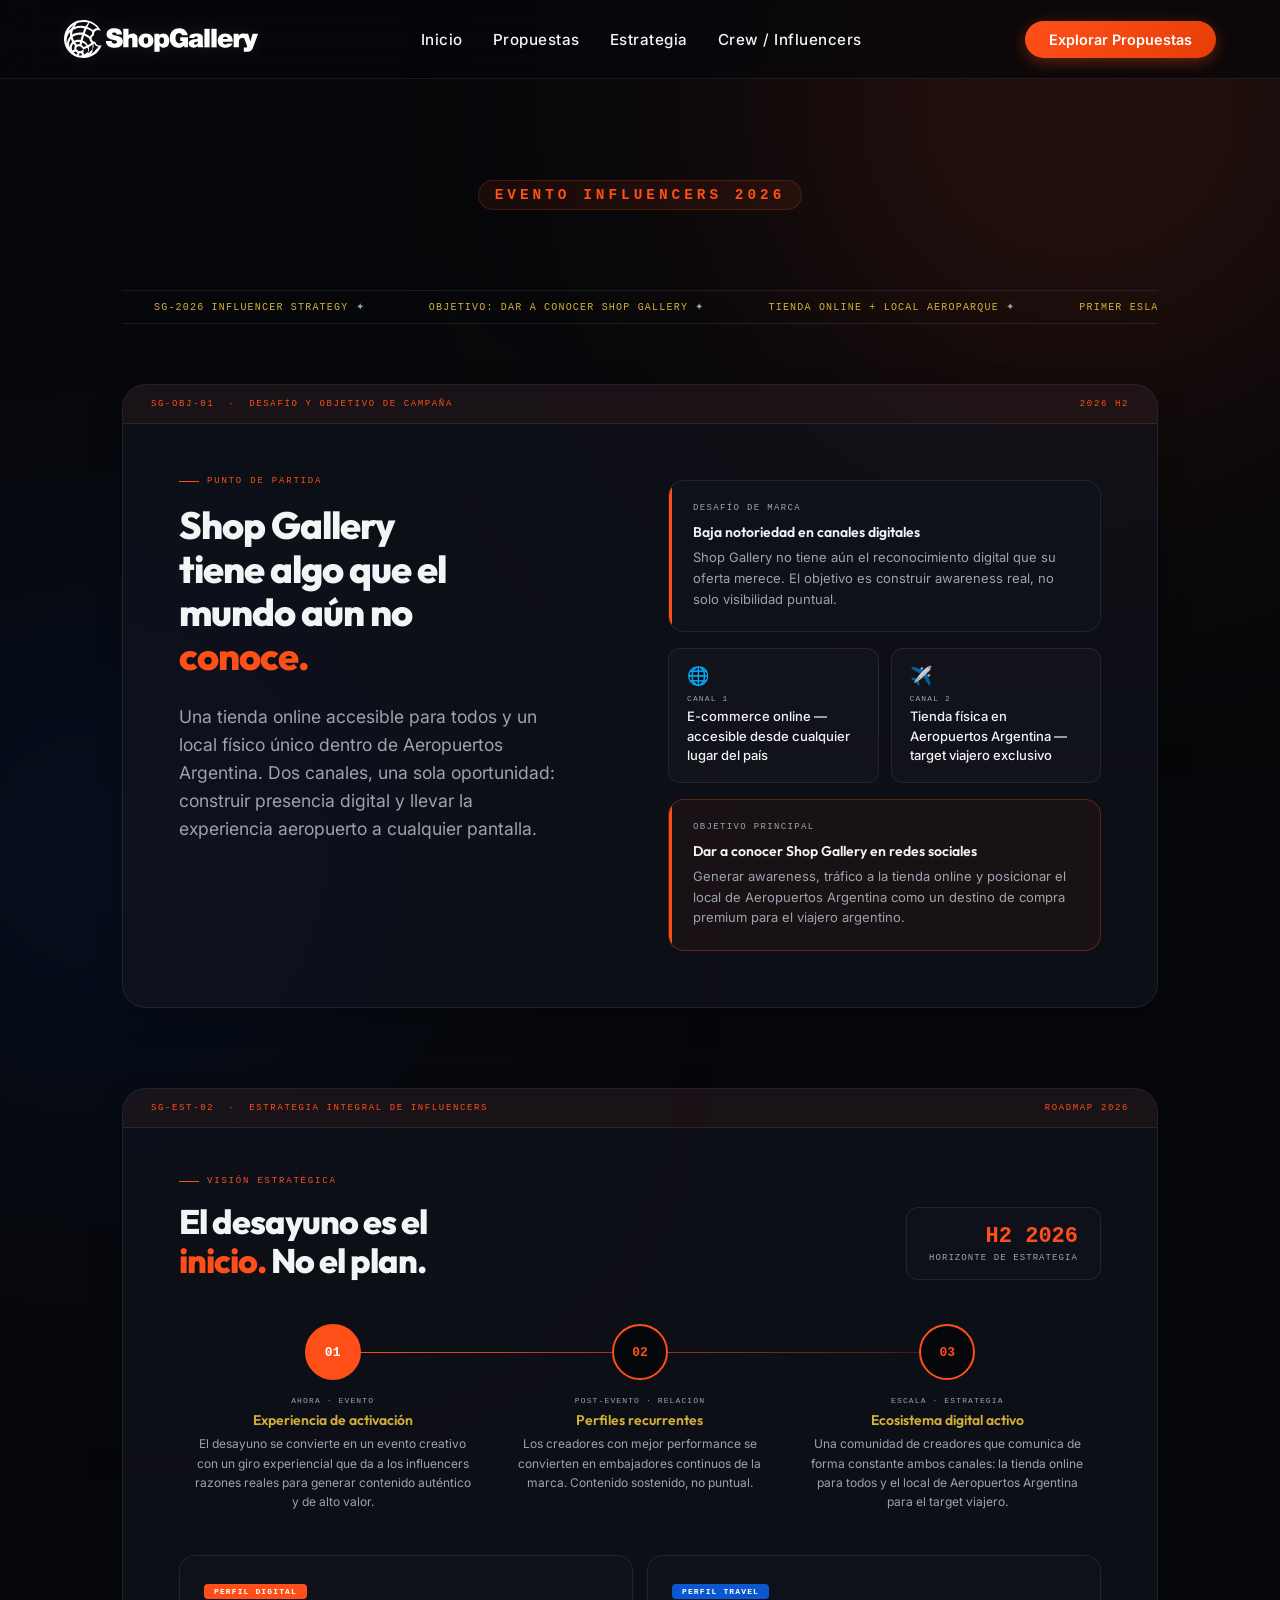
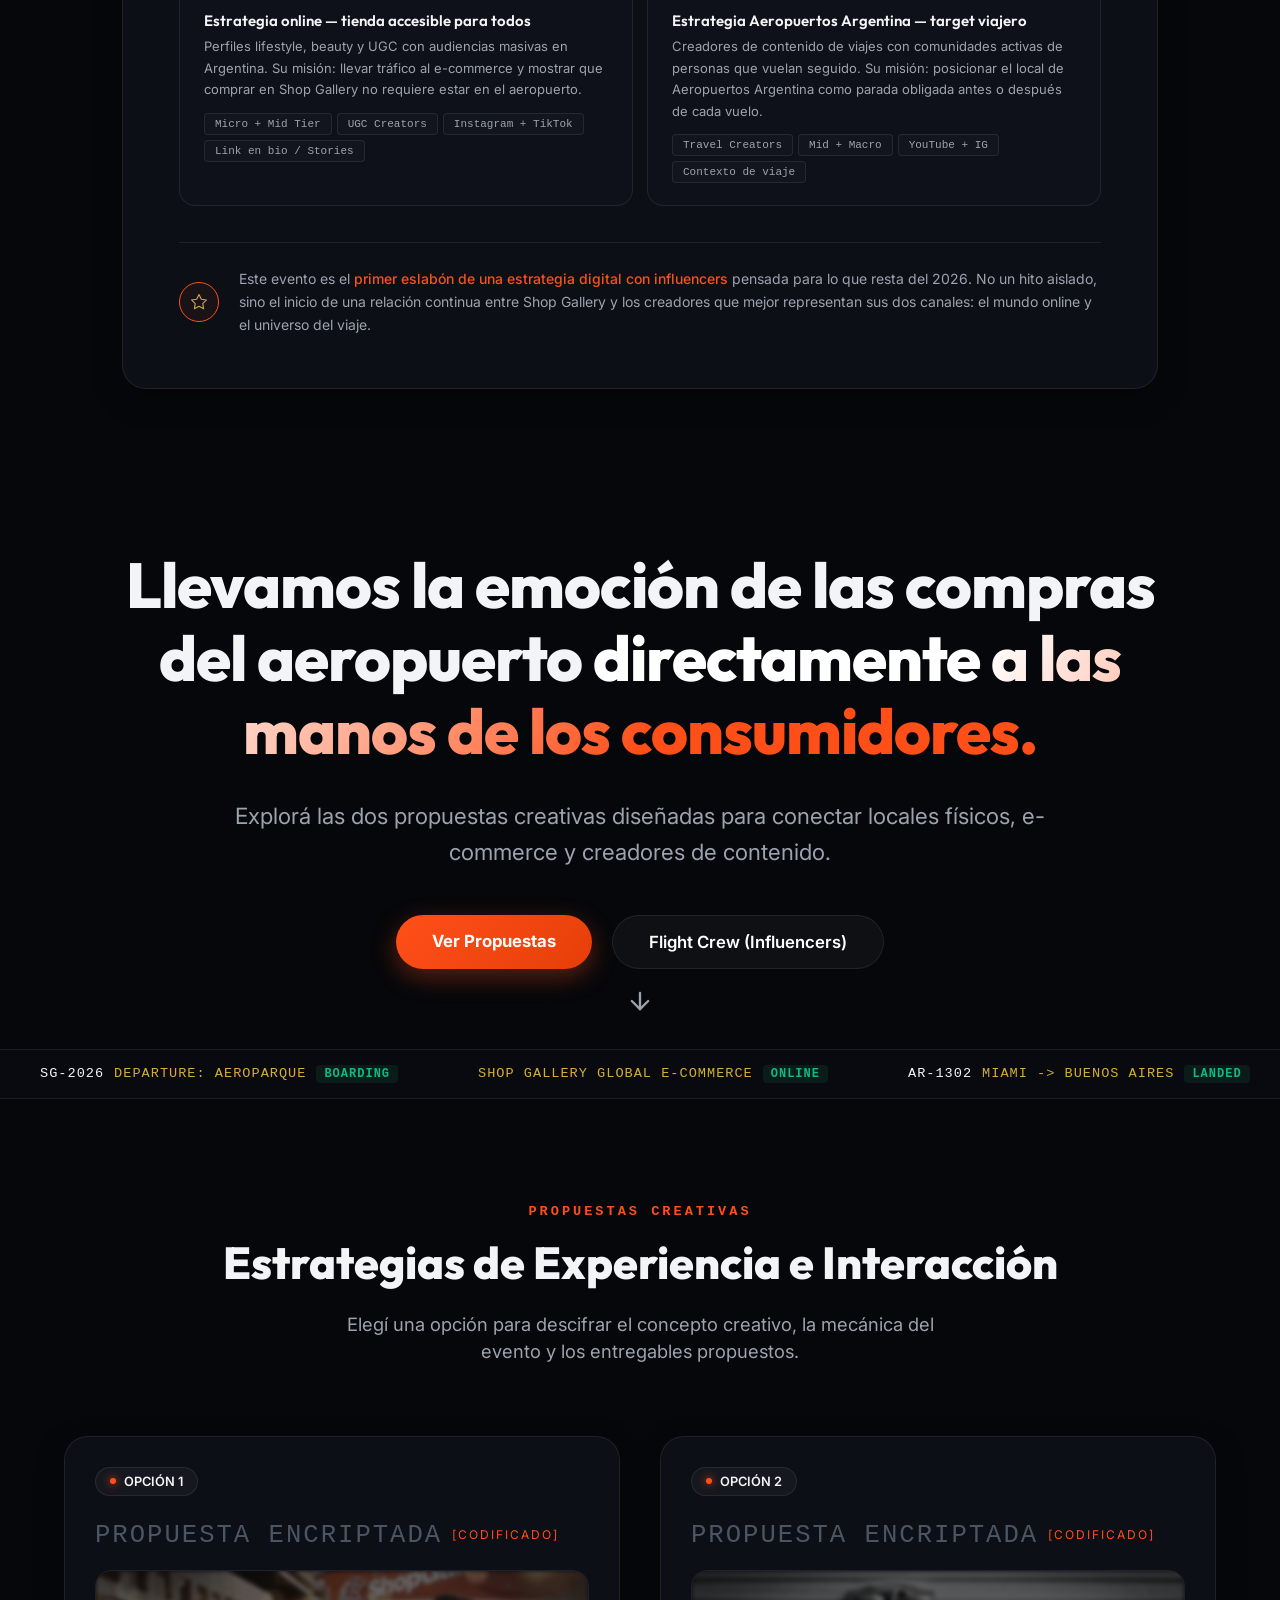
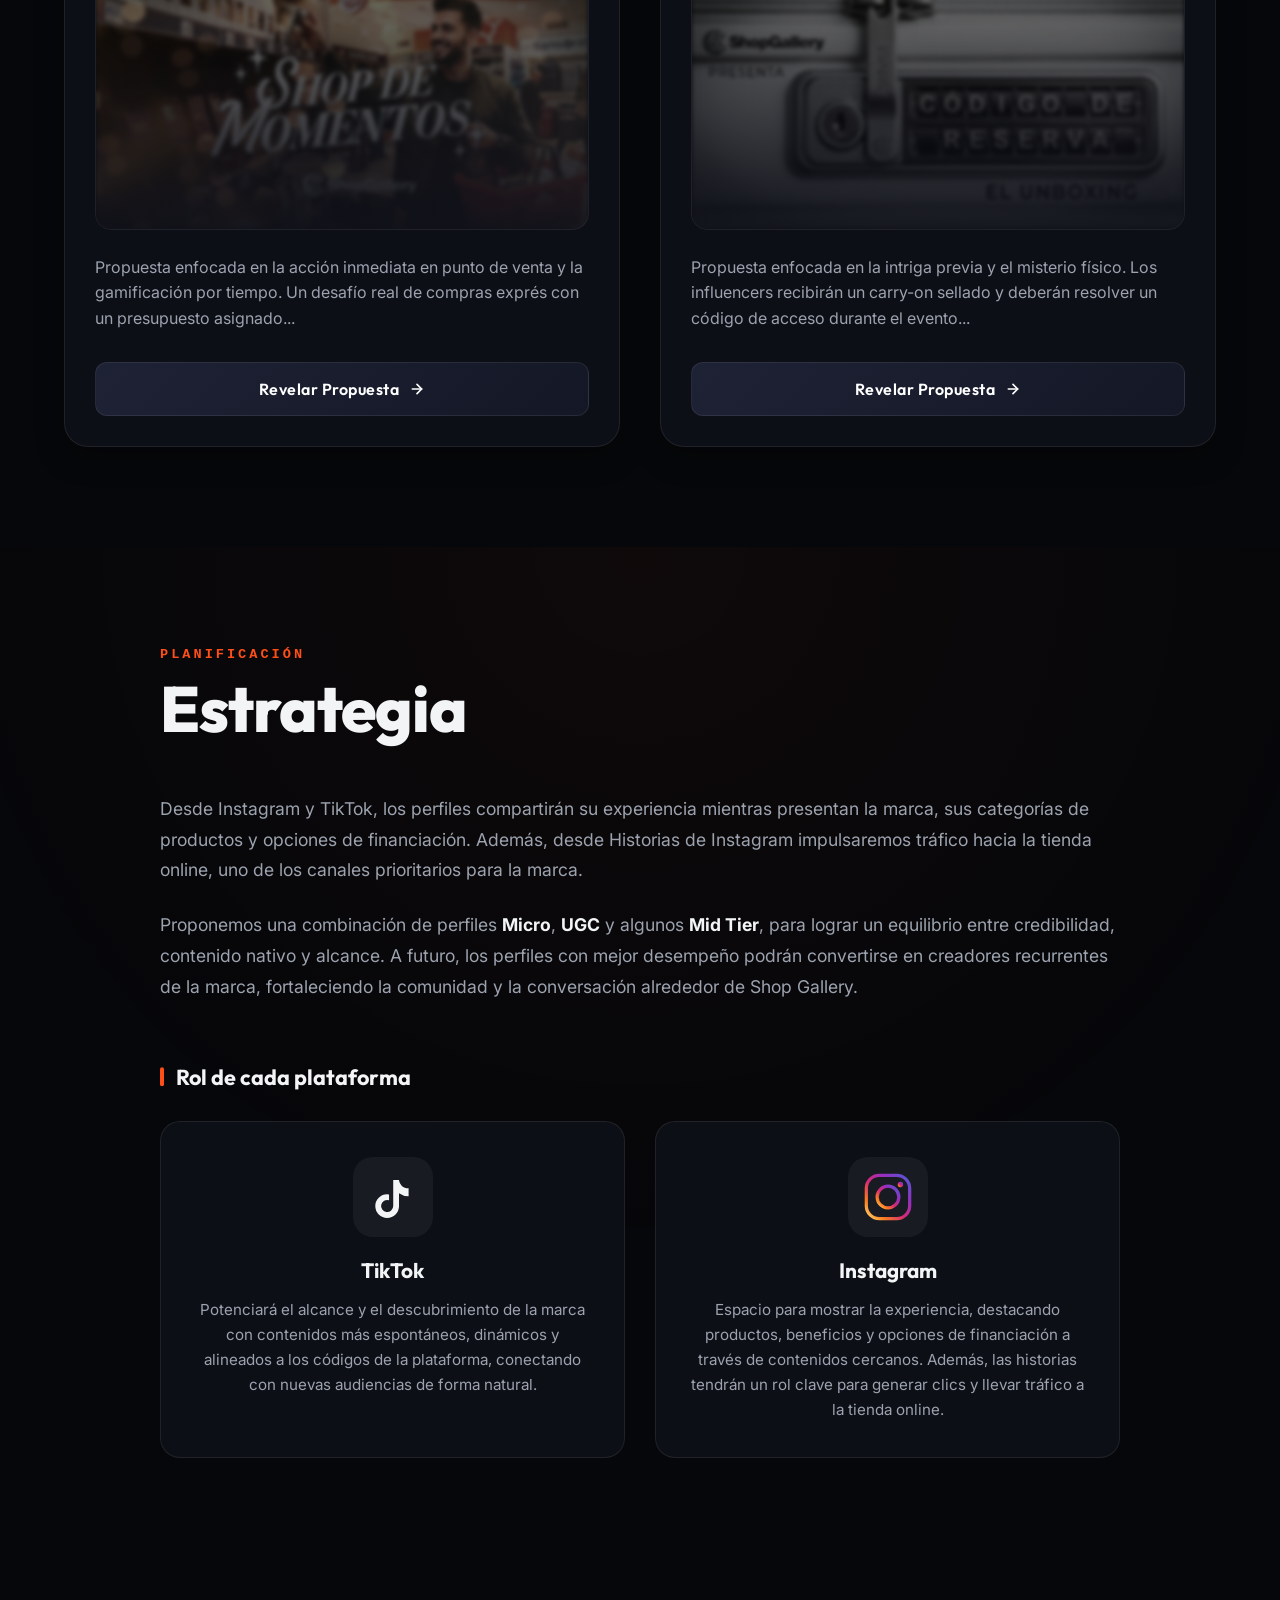
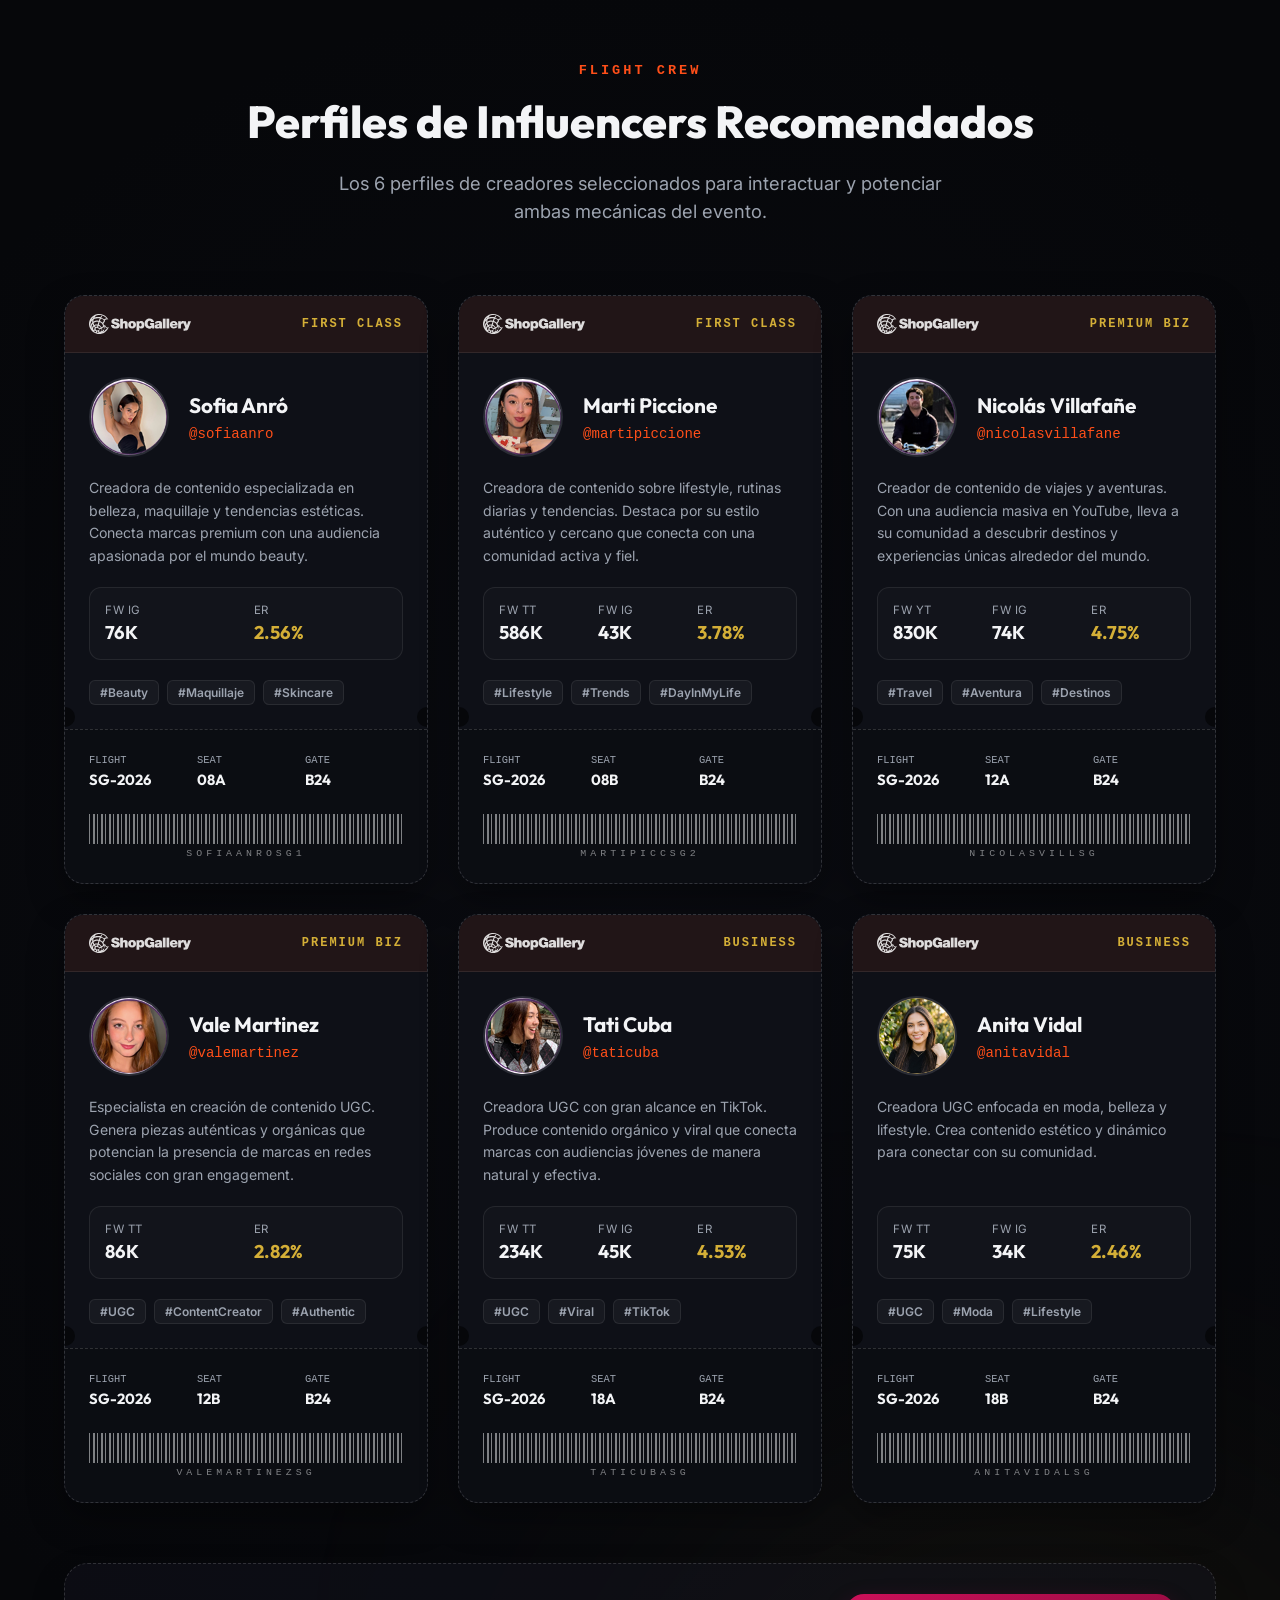
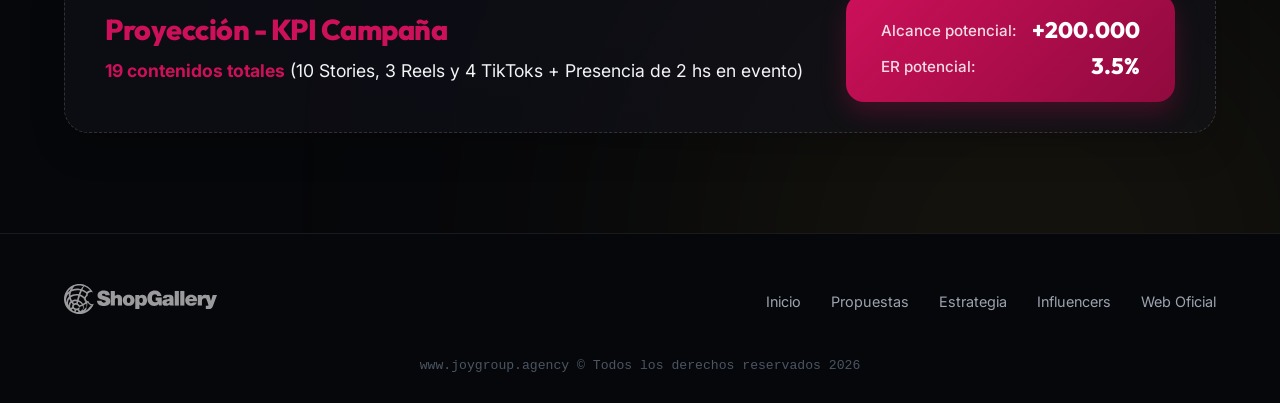
<file: Portfolio/Proyectos/ShopGallery/index.html>
<!DOCTYPE html>
<html lang="es">

<head>
    <meta charset="UTF-8">
    <meta name="viewport" content="width=device-width, initial-scale=1.0">
    <title>Shop Gallery - Propuestas Creativas e Influencer Event</title>

    <!-- Meta tags SEO -->
    <meta name="description"
        content="Explorá las dos propuestas creativas de Shop Gallery para conectar locales físicos, e-commerce y creadores de contenido directamente con los consumidores.">
    <meta name="keywords"
        content="Shop Gallery, Evento Influencers, Propuestas Creativas, Aeropuerto, E-commerce, Retail Luxury">

    <!-- Open Graph Metadata -->
    <meta property="og:title" content="Shop Gallery - Propuestas Creativas e Influencer Event">
    <meta property="og:description"
        content="Llevamos la emoción de las compras del aeropuerto directamente a las manos de los consumidores. Explorá las propuestas.">
    <meta property="og:image" content="assets/shop_moments.png">
    <meta property="og:type" content="website">

    <!-- Styles and Fonts -->
    <link rel="stylesheet" href="style.css">

    <!-- Favicon -->
    <link rel="shortcut icon"
        href="https://ssl.gstatic.com/images/branding/productlogos/slides_2026/v2/ico/slides_2026_256dp.ico">
</head>

<body>

    <!-- Glowing Background blobs -->
    <div class="bg-glow-container">
        <div class="bg-glow glow-orange"></div>
        <div class="bg-glow glow-blue"></div>
        <div class="bg-glow glow-gold"></div>
    </div>

    <!-- Header Navigation -->
    <header id="main-header">
        <div class="logo-container">
            <a href="#">
                <img src="assets/sg-logo.svg" alt="Shop Gallery Logo Oficial">
            </a>
        </div>
        <nav>
            <ul>
                <li><a href="#hero">Inicio</a></li>
                <li><a href="#propuestas">Propuestas</a></li>
                <li><a href="#estrategia">Estrategia</a></li>
                <li><a href="#influencers">Crew / Influencers</a></li>
            </ul>
        </nav>
        <a href="#propuestas" class="cta-header">Explorar Propuestas</a>
    </header>

    <!-- Hero Section -->
    <section class="hero" id="hero">
        <div class="hero-tag">EVENTO INFLUENCERS 2026</div>
    <!-- Styles for Slides (Integrated with Theme) -->
    <style>
      .slides-wrapper *, .slides-wrapper *::before, .slides-wrapper *::after { box-sizing: border-box; }

      .slides-wrapper { 
        background: transparent; 
        color: var(--text-main); 
        font-family: var(--font-body); 
        max-width: 1100px; 
        margin: 0 auto; 
        padding: 60px 32px 80px; 
        text-align: left; 
        width: 100%;
      }

      /* --- TICKER --- */
      .slides-wrapper .ticker-wrap { border-top: 1px solid var(--border-glass); border-bottom: 1px solid var(--border-glass); padding: 10px 0; overflow: hidden; margin-bottom: 60px; }
      .slides-wrapper .ticker-track { display: flex; gap: 0; white-space: nowrap; animation: ticker-slides 22s linear infinite; }
      .slides-wrapper .ticker-item { font-family: var(--font-mono); font-size: 10px; letter-spacing: 0.12em; color: var(--luxury-gold); padding: 0 32px; }
      .slides-wrapper .ticker-sep { color: var(--text-muted); }
      @keyframes ticker-slides { from { transform: translateX(0); } to { transform: translateX(-50%); } }

      /* --- SLIDE WRAPPER --- */
      .slides-wrapper .slide { margin-bottom: 80px; border: 1px solid var(--border-glass); border-radius: 24px; overflow: hidden; position: relative; background: var(--bg-card); box-shadow: 0 10px 30px rgba(0,0,0,0.25); }
      .slides-wrapper .slide-tag { font-family: var(--font-mono); font-size: 9px; letter-spacing: 0.18em; color: var(--primary); padding: 14px 28px; border-bottom: 1px solid var(--border-glass); display: flex; justify-content: space-between; align-items: center; background: rgba(255, 79, 25, 0.05); }

      /* =======================================
         SLIDE 1 — DESAFÍO Y OBJETIVO
      ======================================= */
      .slides-wrapper .s1-body { padding: 52px 56px 56px; display: grid; grid-template-columns: 1fr 1fr; gap: 56px; align-items: start; }
      .slides-wrapper .s1-eyebrow { font-family: var(--font-mono); font-size: 9px; letter-spacing: 0.2em; color: var(--primary); margin-bottom: 18px; display: flex; align-items: center; gap: 8px; }
      .slides-wrapper .s1-eyebrow::before { content: ''; display: block; width: 20px; height: 1px; background: var(--primary); }
      .slides-wrapper .s1-headline { font-size: 38px; font-weight: 800; line-height: 1.15; color: var(--text-main); margin-bottom: 24px; letter-spacing: -1px; font-family: var(--font-heading); }
      .slides-wrapper .s1-headline em { font-style: normal; color: var(--primary); }
      .slides-wrapper .s1-desc { font-size: 1.1rem; color: var(--text-muted); line-height: 1.6; font-weight: 400; max-width: 380px; }

      .slides-wrapper .s1-right { display: flex; flex-direction: column; gap: 16px; padding-top: 4px; }

      .slides-wrapper .challenge-card { border: 1px solid var(--border-glass); border-radius: 16px; padding: 22px 24px; background: var(--bg-dark-surface); position: relative; overflow: hidden; }
      .slides-wrapper .challenge-card::before { content: ''; position: absolute; top: 0; left: 0; width: 3px; height: 100%; background: var(--primary); }
      .slides-wrapper .cc-label { font-family: var(--font-mono); font-size: 9px; letter-spacing: 0.15em; color: var(--text-muted); margin-bottom: 10px; }
      .slides-wrapper .cc-title { font-size: 14px; font-weight: 600; color: var(--text-main); margin-bottom: 6px; font-family: var(--font-heading); }
      .slides-wrapper .cc-desc { font-size: 13px; color: var(--text-muted); line-height: 1.6; }

      .slides-wrapper .cc-split { display: grid; grid-template-columns: 1fr 1fr; gap: 12px; }
      .slides-wrapper .cc-mini { border: 1px solid var(--border-glass); border-radius: 12px; padding: 16px 18px; background: rgba(255, 255, 255, 0.02); }
      .slides-wrapper .cc-mini-icon { font-size: 18px; margin-bottom: 8px; }
      .slides-wrapper .cc-mini-label { font-family: var(--font-mono); font-size: 8px; letter-spacing: 0.14em; color: var(--text-muted); margin-bottom: 4px; }
      .slides-wrapper .cc-mini-val { font-size: 13px; font-weight: 500; color: var(--text-main); line-height: 1.5; }

      .slides-wrapper .s1-arrow { text-align: center; padding: 8px 0; }
      .slides-wrapper .s1-arrow svg { opacity: 0.25; }

      /* =======================================
         SLIDE 2 — ESTRATEGIA INFLUENCER
      ======================================= */
      .slides-wrapper .s2-body { padding: 48px 56px 52px; }

      .slides-wrapper .s2-top { display: grid; grid-template-columns: 1fr auto; gap: 32px; align-items: end; margin-bottom: 44px; }
      .slides-wrapper .s2-eyebrow { font-family: var(--font-mono); font-size: 9px; letter-spacing: 0.2em; color: var(--primary); margin-bottom: 16px; display: flex; align-items: center; gap: 8px; }
      .slides-wrapper .s2-eyebrow::before { content: ''; display: block; width: 20px; height: 1px; background: var(--primary); }
      .slides-wrapper .s2-headline { font-size: 34px; font-weight: 800; line-height: 1.15; letter-spacing: -1px; font-family: var(--font-heading); margin: 0; }
      .slides-wrapper .s2-headline em { font-style: normal; color: var(--primary); }
      .slides-wrapper .s2-kpi-box { border: 1px solid var(--border-glass); border-radius: 12px; padding: 16px 22px; background: var(--bg-dark-surface); text-align: right; white-space: nowrap; }
      .slides-wrapper .s2-kpi-val { font-family: var(--font-mono); font-size: 22px; font-weight: 700; color: var(--primary); }
      .slides-wrapper .s2-kpi-label { font-family: var(--font-mono); font-size: 9px; letter-spacing: 0.12em; color: var(--text-muted); margin-top: 4px; }

      /* Timeline / roadmap */
      .slides-wrapper .timeline-slides { display: grid; grid-template-columns: repeat(3, 1fr); gap: 0; position: relative; margin-bottom: 44px; }
      .slides-wrapper .timeline-slides::before { content: ''; position: absolute; top: 28px; left: calc(16.66% + 4px); right: calc(16.66% + 4px); height: 1px; background: linear-gradient(90deg, var(--primary) 0%, rgba(255, 79, 25, 0.2) 100%); z-index: 0; }
      .slides-wrapper .tl-step { position: relative; z-index: 1; text-align: center; }
      .slides-wrapper .tl-node { width: 56px; height: 56px; border-radius: 50%; border: 2px solid var(--primary); display: flex; align-items: center; justify-content: center; margin: 0 auto 16px; background: var(--bg-dark-deep); position: relative; }
      .slides-wrapper .tl-node.active { background: var(--primary); }
      .slides-wrapper .tl-node.active .tl-num { color: white; }
      .slides-wrapper .tl-num { font-family: var(--font-mono); font-size: 13px; font-weight: 700; color: var(--primary); }
      .slides-wrapper .tl-content { padding: 0 12px; }
      .slides-wrapper .tl-tag { font-family: var(--font-mono); font-size: 8px; letter-spacing: 0.14em; color: var(--text-muted); margin-bottom: 6px; }
      .slides-wrapper .tl-title { font-size: 14px; font-weight: 600; color: var(--luxury-gold); margin-bottom: 5px; font-family: var(--font-heading); }
      .slides-wrapper .tl-desc { font-size: 12px; color: var(--text-muted); line-height: 1.6; font-family: var(--font-body); }

      /* Strategy pillars */
      .slides-wrapper .pillars { display: grid; grid-template-columns: 1fr 1fr; gap: 14px; margin-bottom: 36px; }
      .slides-wrapper .pillar { border: 1px solid var(--border-glass); border-radius: 16px; padding: 22px 24px; background: var(--bg-dark-surface); position: relative; }
      .slides-wrapper .pillar-badge { font-family: var(--font-mono); font-size: 8px; letter-spacing: 0.14em; color: white; background: var(--primary); padding: 3px 10px; border-radius: 4px; display: inline-block; margin-bottom: 12px; font-weight: bold; }
      .slides-wrapper .pillar-badge.teal { background: var(--secondary-blue); color: #fff; }
      .slides-wrapper .pillar-title { font-size: 15px; font-weight: 600; color: var(--text-main); margin-bottom: 6px; font-family: var(--font-heading); }
      .slides-wrapper .pillar-desc { font-size: 13px; color: var(--text-muted); line-height: 1.65; }
      .slides-wrapper .pillar-tags { display: flex; flex-wrap: wrap; gap: 5px; margin-top: 12px; }
      .slides-wrapper .ptag { font-size: 11px; padding: 4px 10px; border: 1px solid var(--border-glass); color: var(--text-muted); border-radius: 4px; font-family: var(--font-mono); background: rgba(255,255,255,0.02); }

      /* Footer statement */
      .slides-wrapper .s2-footer { border-top: 1px solid var(--border-glass); padding-top: 24px; display: grid; grid-template-columns: auto 1fr; gap: 20px; align-items: center; }
      .slides-wrapper .s2-footer-icon { width: 40px; height: 40px; border-radius: 50%; border: 1px solid var(--primary); display: flex; align-items: center; justify-content: center; flex-shrink: 0; background: rgba(255, 79, 25, 0.05); }
      .slides-wrapper .s2-footer-text { font-size: 14px; color: var(--text-muted); line-height: 1.65; }
      .slides-wrapper .s2-footer-text strong { color: var(--primary); font-weight: 500; }

      @media (max-width: 720px) {
        .slides-wrapper { padding: 32px 16px 60px; }
        .slides-wrapper .s1-body { grid-template-columns: 1fr; gap: 32px; padding: 32px 28px 36px; }
        .slides-wrapper .s2-body { padding: 32px 28px 36px; }
        .slides-wrapper .s2-top { grid-template-columns: 1fr; }
        .slides-wrapper .timeline-slides { grid-template-columns: 1fr; gap: 24px; }
        .slides-wrapper .timeline-slides::before { display: none; }
        .slides-wrapper .pillars { grid-template-columns: 1fr; }
        .slides-wrapper .s1-headline { font-size: 28px; }
        .slides-wrapper .s2-headline { font-size: 26px; }
      }
    </style>

    <div class="slides-wrapper">
      <!-- TICKER -->
      <div class="ticker-wrap">
        <div class="ticker-track">
          <span class="ticker-item">SG-2026 INFLUENCER STRATEGY <span class="ticker-sep">✦</span></span>
          <span class="ticker-item">OBJETIVO: DAR A CONOCER SHOP GALLERY <span class="ticker-sep">✦</span></span>
          <span class="ticker-item">TIENDA ONLINE + LOCAL AEROPARQUE <span class="ticker-sep">✦</span></span>
          <span class="ticker-item">PRIMER ESLABÓN DE UNA ESTRATEGIA DIGITAL 2026 <span class="ticker-sep">✦</span></span>
          <span class="ticker-item">SG-2026 INFLUENCER STRATEGY <span class="ticker-sep">✦</span></span>
          <span class="ticker-item">OBJETIVO: DAR A CONOCER SHOP GALLERY <span class="ticker-sep">✦</span></span>
          <span class="ticker-item">TIENDA ONLINE + LOCAL AEROPARQUE <span class="ticker-sep">✦</span></span>
          <span class="ticker-item">PRIMER ESLABÓN DE UNA ESTRATEGIA DIGITAL 2026 <span class="ticker-sep">✦</span></span>
        </div>
      </div>

      <!-- ================================================
           SLIDE 1 — DESAFÍO Y OBJETIVO
      ================================================ -->
      <section class="slide" id="desafio">
        <div class="slide-tag">
          <span>SG-OBJ-01 &nbsp;·&nbsp; DESAFÍO Y OBJETIVO DE CAMPAÑA</span>
          <span>2026 H2</span>
        </div>

        <div class="s1-body">
          <div class="s1-left">
            <div class="s1-eyebrow">PUNTO DE PARTIDA</div>
            <h2 class="s1-headline">
              Shop Gallery<br>
              tiene algo que el<br>
              mundo aún no<br>
              <em>conoce.</em>
            </h2>
            <p class="s1-desc">
              Una tienda online accesible para todos y un local físico único dentro de Aeropuertos Argentina. Dos canales, una sola oportunidad: construir presencia digital y llevar la experiencia aeropuerto a cualquier pantalla.
            </p>
          </div>

          <div class="s1-right">

            <div class="challenge-card">
              <div class="cc-label">DESAFÍO DE MARCA</div>
              <div class="cc-title">Baja notoriedad en canales digitales</div>
              <div class="cc-desc">Shop Gallery no tiene aún el reconocimiento digital que su oferta merece. El objetivo es construir awareness real, no solo visibilidad puntual.</div>
            </div>

            <div class="cc-split">
              <div class="cc-mini">
                <div class="cc-mini-icon">🌐</div>
                <div class="cc-mini-label">CANAL 1</div>
                <div class="cc-mini-val">E-commerce online — accesible desde cualquier lugar del país</div>
              </div>
              <div class="cc-mini">
                <div class="cc-mini-icon">✈️</div>
                <div class="cc-mini-label">CANAL 2</div>
                <div class="cc-mini-val">Tienda física en Aeropuertos Argentina — target viajero exclusivo</div>
              </div>
            </div>

            <div class="challenge-card" style="border-color: rgba(255, 79, 25, 0.3); background: rgba(255, 79, 25, 0.05);">
              <div class="cc-label">OBJETIVO PRINCIPAL</div>
              <div class="cc-title">Dar a conocer Shop Gallery en redes sociales</div>
              <div class="cc-desc">Generar awareness, tráfico a la tienda online y posicionar el local de Aeropuertos Argentina como un destino de compra premium para el viajero argentino.</div>
            </div>

          </div>
        </div>
      </section>

      <!-- ================================================
           SLIDE 2 — ESTRATEGIA INFLUENCER
      ================================================ -->
      <section class="slide" id="estrategia-influencer">
        <div class="slide-tag">
          <span>SG-EST-02 &nbsp;·&nbsp; ESTRATEGIA INTEGRAL DE INFLUENCERS</span>
          <span>ROADMAP 2026</span>
        </div>

        <div class="s2-body">

          <div class="s2-top">
            <div>
              <div class="s2-eyebrow">VISIÓN ESTRATÉGICA</div>
              <h2 class="s2-headline">
                El desayuno es el<br>
                <em>inicio.</em> No el plan.
              </h2>
            </div>
            <div class="s2-kpi-box">
              <div class="s2-kpi-val">H2 2026</div>
              <div class="s2-kpi-label">HORIZONTE DE ESTRATEGIA</div>
            </div>
          </div>

          <!-- TIMELINE / ROADMAP -->
          <div class="timeline-slides">
            <div class="tl-step">
              <div class="tl-node active">
                <span class="tl-num">01</span>
              </div>
              <div class="tl-content">
                <div class="tl-tag">AHORA · EVENTO</div>
                <div class="tl-title">Experiencia de activación</div>
                <div class="tl-desc">El desayuno se convierte en un evento creativo con un giro experiencial que da a los influencers razones reales para generar contenido auténtico y de alto valor.</div>
              </div>
            </div>
            <div class="tl-step">
              <div class="tl-node">
                <span class="tl-num">02</span>
              </div>
              <div class="tl-content">
                <div class="tl-tag">POST-EVENTO · RELACIÓN</div>
                <div class="tl-title">Perfiles recurrentes</div>
                <div class="tl-desc">Los creadores con mejor performance se convierten en embajadores continuos de la marca. Contenido sostenido, no puntual.</div>
              </div>
            </div>
            <div class="tl-step">
              <div class="tl-node">
                <span class="tl-num">03</span>
              </div>
              <div class="tl-content">
                <div class="tl-tag">ESCALA · ESTRATEGIA</div>
                <div class="tl-title">Ecosistema digital activo</div>
                <div class="tl-desc">Una comunidad de creadores que comunica de forma constante ambos canales: la tienda online para todos y el local de Aeropuertos Argentina para el target viajero.</div>
              </div>
            </div>
          </div>

          <!-- PILARES -->
          <div class="pillars">
            <div class="pillar">
              <span class="pillar-badge">PERFIL DIGITAL</span>
              <div class="pillar-title">Estrategia online — tienda accesible para todos</div>
              <div class="pillar-desc">Perfiles lifestyle, beauty y UGC con audiencias masivas en Argentina. Su misión: llevar tráfico al e-commerce y mostrar que comprar en Shop Gallery no requiere estar en el aeropuerto.</div>
              <div class="pillar-tags">
                <span class="ptag">Micro + Mid Tier</span>
                <span class="ptag">UGC Creators</span>
                <span class="ptag">Instagram + TikTok</span>
                <span class="ptag">Link en bio / Stories</span>
              </div>
            </div>
            <div class="pillar">
              <span class="pillar-badge teal">PERFIL TRAVEL</span>
              <div class="pillar-title">Estrategia Aeropuertos Argentina — target viajero</div>
              <div class="pillar-desc">Creadores de contenido de viajes con comunidades activas de personas que vuelan seguido. Su misión: posicionar el local de Aeropuertos Argentina como parada obligada antes o después de cada vuelo.</div>
              <div class="pillar-tags">
                <span class="ptag">Travel Creators</span>
                <span class="ptag">Mid + Macro</span>
                <span class="ptag">YouTube + IG</span>
                <span class="ptag">Contexto de viaje</span>
              </div>
            </div>
          </div>

          <!-- FOOTER STATEMENT -->
          <div class="s2-footer">
            <div class="s2-footer-icon">
              <svg width="18" height="18" viewBox="0 0 24 24" fill="none" stroke="#c9a84c" stroke-width="1.5" stroke-linecap="round" stroke-linejoin="round">
                <path d="M12 2L15.09 8.26L22 9.27L17 14.14L18.18 21.02L12 17.77L5.82 21.02L7 14.14L2 9.27L8.91 8.26L12 2Z"/>
              </svg>
            </div>
            <div class="s2-footer-text">
              Este evento es el <strong>primer eslabón de una estrategia digital con influencers</strong> pensada para lo que resta del 2026. No un hito aislado, sino el inicio de una relación continua entre Shop Gallery y los creadores que mejor representan sus dos canales: el mundo online y el universo del viaje.
            </div>
          </div>

        </div>
      </section>
    </div>

        <h1>Llevamos la emoción de las compras del aeropuerto <span>directamente a las manos de los consumidores.</span>
        </h1>
        <p>Explorá las dos propuestas creativas diseñadas para conectar locales físicos, e-commerce y creadores de
            contenido.</p>
        <div class="hero-actions">
            <a href="#propuestas" class="btn-primary">Ver Propuestas</a>
            <a href="#influencers" class="btn-secondary">Flight Crew (Influencers)</a>
        </div>
        <div class="scroll-indicator"
            onclick="document.getElementById('ticker-section').scrollIntoView({behavior: 'smooth'})">
            <svg viewBox="0 0 24 24" fill="none" stroke="currentColor" stroke-width="2" stroke-linecap="round"
                stroke-linejoin="round">
                <line x1="12" y1="5" x2="12" y2="19"></line>
                <polyline points="19 12 12 19 5 12"></polyline>
            </svg>
        </div>
    </section>

    <!-- Flight Arrivals Live Ticker (Marquee) -->
    <div class="arrivals-ticker" id="ticker-section">
        <div class="arrivals-ticker-track">
            <!-- First loop -->
            <div class="arrivals-ticker-item">
                <span class="flight-no">SG-2026</span> DEPARTURE: AEROPARQUE <span class="status-live">BOARDING</span>
            </div>
            <div class="arrivals-ticker-item">
                SHOP GALLERY GLOBAL E-COMMERCE <span class="status-live">ONLINE</span>
            </div>
            <div class="arrivals-ticker-item">
                <span class="flight-no">AR-1302</span> MIAMI -> BUENOS AIRES <span class="status-live">LANDED</span>
            </div>
            <div class="arrivals-ticker-item">
                EXCLUSIVOS DESCUENTOS BANCARIOS 12 CUOTAS <span class="status-live">LIVE</span>
            </div>
            <div class="arrivals-ticker-item">
                <span class="flight-no">SG-0406</span> OPTION 1: SHOP DE MOMENTOS <span class="status-live">READY</span>
            </div>
            <div class="arrivals-ticker-item">
                <span class="flight-no">SG-0407</span> OPTION 2: CÓDIGO DE RESERVA <span
                    class="status-live">READY</span>
            </div>
            <!-- Duplicated loop for infinite scroll -->
            <div class="arrivals-ticker-item">
                <span class="flight-no">SG-2026</span> DEPARTURE: AEROPARQUE <span class="status-live">BOARDING</span>
            </div>
            <div class="arrivals-ticker-item">
                SHOP GALLERY GLOBAL E-COMMERCE <span class="status-live">ONLINE</span>
            </div>
            <div class="arrivals-ticker-item">
                <span class="flight-no">AR-1302</span> MIAMI -> BUENOS AIRES <span class="status-live">LANDED</span>
            </div>
            <div class="arrivals-ticker-item">
                EXCLUSIVOS DESCUENTOS BANCARIOS 12 CUOTAS <span class="status-live">LIVE</span>
            </div>
            <div class="arrivals-ticker-item">
                <span class="flight-no">SG-0406</span> OPTION 1: SHOP DE MOMENTOS <span class="status-live">READY</span>
            </div>
            <div class="arrivals-ticker-item">
                <span class="flight-no">SG-0407</span> OPTION 2: CÓDIGO DE RESERVA <span
                    class="status-live">READY</span>
            </div>
        </div>
    </div>

    <!-- Creative Proposals Section -->
    <section class="proposals-section" id="propuestas">
        <div class="section-header">
            <span class="section-tag">Propuestas Creativas</span>
            <h2>Estrategias de Experiencia e Interacción</h2>
            <p>Elegí una opción para descifrar el concepto creativo, la mecánica del evento y los entregables
                propuestos.</p>
        </div>

        <div class="proposals-grid">

            <!-- Proposal 1 Card -->
            <div class="proposal-card reveal-sweep" data-proposal="1" id="card-prop-1">
                <div class="card-badge">
                    <span class="pulse-dot"></span>
                    OPCIÓN 1
                </div>

                <div class="title-crypt">PROPUESTA ENCRIPTADA</div>
                <h3 class="actual-title"></h3>

                <div class="card-media">
                    <div class="laser-scanner"></div>
                    <img src="assets/momentos1.png" alt="Shop de Momentos - Propuesta principal">
                    <div class="card-media-overlay"></div>
                </div>

                <div class="unrevealed-teaser">
                    <p>Propuesta enfocada en la acción inmediata en punto de venta y la gamificación por tiempo. Un
                        desafío real de compras exprés con un presupuesto asignado...</p>
                </div>

                <div class="revealed-content">
                    <p class="proposal-intro">Shop Gallery es sinónimo de viajes y momentos. Pero gracias a que algunos
                        de sus locales están en sectores públicos de los aeropuertos y que tienen e-commerce, no
                        necesitás estar de viaje para disfrutar de sus productos y tener los mejores momentos.</p>

                    <!-- Host de la Experiencia Card -->
                    <div class="proposal-host-card">
                        <div class="host-badge">HOST OFICIAL</div>
                        <div class="host-profile">
                            <div class="host-avatar">
                                <img src="assets/host_valen.png" alt="Valen Rizzuti">
                            </div>
                            <div class="host-info">
                                <h4>Valen Rizzuti</h4>
                                <a href="https://www.instagram.com/valenrizzuti/" target="_blank"
                                    class="host-instagram">
                                    <svg width="14" height="14" viewBox="0 0 24 24" fill="none" stroke="currentColor"
                                        stroke-width="2" stroke-linecap="round" stroke-linejoin="round">
                                        <rect x="2" y="2" width="20" height="20" rx="5" ry="5"></rect>
                                        <path d="M16 11.37A4 4 0 1 1 12.63 8 4 4 0 0 1 16 11.37z"></path>
                                        <line x1="17.5" y1="6.5" x2="17.51" y2="6.5"></line>
                                    </svg>
                                    @valenrizzuti
                                </a>
                                <p class="host-bio-text">Conocido por su estilo fresco e irreverente en
                                    <strong>OLGA</strong>. Valen será el encargado de guiar la experiencia del "Shop de
                                    Momentos", entrevistando en vivo a las participantes y aportando su carisma único en
                                    Aeroparque.</p>
                            </div>
                        </div>
                    </div>

                    <div class="timeline">
                        <div class="timeline-item">
                            <div class="timeline-number">1</div>
                            <div class="timeline-title">El Despegue (Destino: Aeroparque)</div>
                            <div class="timeline-desc">Llevaremos a los influencers al local físico de Shop Gallery en
                                Aeroparque. Al llegar, cada creador recibirá una tarjeta de compra precargada con
                                $100.000.</div>
                            <div class="timeline-img"><img src="assets/momentos2.png"
                                    alt="El Despegue - Destino Aeroparque"></div>
                        </div>

                        <div class="timeline-item">
                            <div class="timeline-number">2</div>
                            <div class="timeline-title">Desafío Express: 5 Minutos</div>
                            <div class="timeline-desc">Cada uno tendrá exactamente 5 minutos para armar el regalo
                                perfecto para situaciones específicas (Día del Padre, mudanza, regreso de viaje, etc.),
                                fomentando contenido en vivo dinámico.</div>
                            <div class="timeline-img"><img src="assets/momentos3.png" alt="Desafío Express 5 Minutos">
                            </div>
                        </div>

                        <div class="timeline-item">
                            <div class="timeline-number">3</div>
                            <div class="timeline-title">Cruce de Descuentos & Recompensa</div>
                            <div class="timeline-desc">Al pasar por caja, conocerán y comunicarán los descuentos
                                bancarios y cuotas. Quien arme el mejor regalo y consiga el mayor ahorro acumulado, se
                                lleva toda la selección gratis a su casa.</div>
                            <div class="timeline-img"><img src="assets/momentos4.png"
                                    alt="Cruce de Descuentos y Recompensa"></div>
                        </div>
                    </div>
                </div>

                <button class="btn-reveal" id="btn-reveal-1">
                    <span>Revelar Propuesta</span>
                    <svg width="16" height="16" viewBox="0 0 24 24" fill="none" stroke="currentColor" stroke-width="2.5"
                        stroke-linecap="round" stroke-linejoin="round">
                        <line x1="5" y1="12" x2="19" y2="12"></line>
                        <polyline points="12 5 19 12 12 19"></polyline>
                    </svg>
                </button>
            </div>

            <!-- Proposal 2 Card -->
            <div class="proposal-card reveal-sweep" data-proposal="2" id="card-prop-2">
                <div class="card-badge">
                    <span class="pulse-dot"></span>
                    OPCIÓN 2
                </div>

                <div class="title-crypt">PROPUESTA ENCRIPTADA</div>
                <h3 class="actual-title"></h3>

                <div class="card-media">
                    <div class="laser-scanner"></div>
                    <img src="assets/codigo1.png" alt="Código de Reserva - Propuesta principal">
                    <div class="card-media-overlay"></div>
                </div>

                <div class="unrevealed-teaser">
                    <p>Propuesta enfocada en la intriga previa y el misterio físico. Los influencers recibirán un
                        carry-on sellado y deberán resolver un código de acceso durante el evento...</p>
                </div>

                <div class="revealed-content">
                    <p class="proposal-intro">Con Shop Gallery todos los productos que podés encontrar en un aeropuerto
                        también los podés encontrar en tu casa. Y esta propuesta viene a demostrarlo realmente.</p>

                    <div class="timeline">
                        <div class="timeline-item">
                            <div class="timeline-number">1</div>
                            <div class="timeline-title">Invitación Exclusiva (Lock-Box)</div>
                            <div class="timeline-desc">Durante los días previos al evento, los influencers recibirán una
                                invitación junto a una carry-on con etiquetas de diferentes partes del mundo. Para
                                abrirla, necesitarán una clave de seguridad revelada en el desayuno.</div>
                            <div class="timeline-img"><img src="assets/codigo2.png" alt="Invitación Exclusiva Lock-Box">
                            </div>
                        </div>

                        <div class="timeline-item">
                            <div class="timeline-number">2</div>
                            <div class="timeline-title">El Desafío en Aerolíneas Argentinas</div>
                            <div class="timeline-desc">En las oficinas de Aerolíneas Argentinas, tendrán que descifrar
                                la combinación de la carry-on. Dentro, encontrarán muestras premium de Shop Gallery y
                                tarjetas con beneficios y descuentos bancarios.</div>
                            <div class="timeline-img"><img src="assets/codigo3.png"
                                    alt="Desafío en Aerolíneas Argentinas"></div>
                        </div>

                        <div class="timeline-item">
                            <div class="timeline-number">3</div>
                            <div class="timeline-title">Generación de Contenido Spotlight</div>
                            <div class="timeline-desc">Aprovechando la presencia de los creadores y el catálogo de
                                productos de Shop Gallery, crearemos un espacio fotográfico y de video estético
                                optimizado para amplificar el unboxing en redes sociales.</div>
                            <div class="timeline-img"><img src="assets/codigo4.png"
                                    alt="Generación de Contenido Spotlight"></div>
                        </div>
                    </div>
                </div>

                <button class="btn-reveal" id="btn-reveal-2">
                    <span>Revelar Propuesta</span>
                    <svg width="16" height="16" viewBox="0 0 24 24" fill="none" stroke="currentColor" stroke-width="2.5"
                        stroke-linecap="round" stroke-linejoin="round">
                        <line x1="5" y1="12" x2="19" y2="12"></line>
                        <polyline points="12 5 19 12 12 19"></polyline>
                    </svg>
                </button>
            </div>

        </div>
    </section>

    <!-- Estrategia Section -->
    <section class="estrategia-section" id="estrategia">
        <div class="estrategia-container">
            <div class="estrategia-header">
                <span class="section-tag">Planificación</span>
                <h2 class="estrategia-title">Estrategia</h2>
            </div>

            <div class="estrategia-content">
                <p class="estrategia-paragraph">Desde Instagram y TikTok, los perfiles compartirán su experiencia mientras presentan la marca, sus categorías de productos y opciones de financiación. Además, desde Historias de Instagram impulsaremos tráfico hacia la tienda online, uno de los canales prioritarios para la marca.</p>

                <p class="estrategia-paragraph">Proponemos una combinación de perfiles <strong>Micro</strong>, <strong>UGC</strong> y algunos <strong>Mid Tier</strong>, para lograr un equilibrio entre credibilidad, contenido nativo y alcance. A futuro, los perfiles con mejor desempeño podrán convertirse en creadores recurrentes de la marca, fortaleciendo la comunidad y la conversación alrededor de Shop Gallery.</p>
            </div>

            <div class="plataformas-block">
                <h3 class="plataformas-subtitle">Rol de cada plataforma</h3>
                <div class="plataformas-grid">
                    <!-- TikTok -->
                    <div class="plataforma-card">
                        <div class="plataforma-icon tiktok-icon">
                            <svg viewBox="0 0 48 48" width="52" height="52">
                                <path d="M38.4 21.68V16c-2.66 0-4.69-.71-6.24-2.13a9.94 9.94 0 0 1-2.76-5.47h-5.2v23.88a5.6 5.6 0 1 1-3.84-5.32v-5.36a10.84 10.84 0 0 0-1.76-.14 10.96 10.96 0 1 0 10.96 10.96 11.3 11.3 0 0 0-.04-.76V20.44a15.42 15.42 0 0 0 8.88 2.84v-1.6z" fill="currentColor"/>
                            </svg>
                        </div>
                        <h4 class="plataforma-name">TikTok</h4>
                        <p class="plataforma-desc">Potenciará el alcance y el descubrimiento de la marca con contenidos más espontáneos, dinámicos y alineados a los códigos de la plataforma, conectando con nuevas audiencias de forma natural.</p>
                    </div>
                    <!-- Instagram -->
                    <div class="plataforma-card">
                        <div class="plataforma-icon instagram-icon">
                            <svg viewBox="0 0 48 48" width="52" height="52">
                                <defs>
                                    <linearGradient id="ig-grad" x1="0%" y1="100%" x2="100%" y2="0%">
                                        <stop offset="0%" style="stop-color:#feda75"/>
                                        <stop offset="20%" style="stop-color:#fa7e1e"/>
                                        <stop offset="45%" style="stop-color:#d62976"/>
                                        <stop offset="70%" style="stop-color:#962fbf"/>
                                        <stop offset="100%" style="stop-color:#4f5bd5"/>
                                    </linearGradient>
                                </defs>
                                <rect x="4" y="4" width="40" height="40" rx="12" ry="12" fill="none" stroke="url(#ig-grad)" stroke-width="3"/>
                                <circle cx="24" cy="24" r="10" fill="none" stroke="url(#ig-grad)" stroke-width="3"/>
                                <circle cx="35.5" cy="12.5" r="2.5" fill="url(#ig-grad)"/>
                            </svg>
                        </div>
                        <h4 class="plataforma-name">Instagram</h4>
                        <p class="plataforma-desc">Espacio para mostrar la experiencia, destacando productos, beneficios y opciones de financiación a través de contenidos cercanos. Además, las historias tendrán un rol clave para generar clics y llevar tráfico a la tienda online.</p>
                    </div>
                </div>
            </div>
        </div>
    </section>

    <!-- Influencers Spotlight Section -->
    <section class="influencers-section" id="influencers">
        <div class="section-header">
            <span class="section-tag">Flight Crew</span>
            <h2>Perfiles de Influencers Recomendados</h2>
            <p>Los 6 perfiles de creadores seleccionados para interactuar y potenciar ambas mecánicas del evento.</p>
        </div>

        <div class="influencers-grid">

            <!-- Boarding Pass 1: Sofia Anró -->
            <div class="boarding-pass-card">
                <div class="pass-header">
                    <img src="assets/sg-logo.svg" alt="SG Logo" class="pass-logo">
                    <div class="pass-class">First Class</div>
                </div>
                <div class="pass-body">
                    <div class="pass-profile">
                        <div class="avatar-container">
                            <img src="assets/influencer_1.png" alt="Sofia Anró">
                        </div>
                        <div class="pass-influencer-info">
                            <h4>Sofia Anró</h4>
                            <span class="handle">@sofiaanro</span>
                        </div>
                    </div>
                    <p class="pass-bio">Creadora de contenido especializada en belleza, maquillaje y tendencias
                        estéticas. Conecta marcas premium con una audiencia apasionada por el mundo beauty.</p>
                    <div class="pass-stats-grid">
                        <div class="stat-item">
                            <span class="stat-label">FW IG</span>
                            <span class="stat-value">76K</span>
                        </div>
                        <div class="stat-item">
                            <span class="stat-label">ER</span>
                            <span class="stat-value gold-txt">2.56%</span>
                        </div>
                    </div>
                    <div class="pass-tags">
                        <span class="pass-tag">#Beauty</span>
                        <span class="pass-tag">#Maquillaje</span>
                        <span class="pass-tag">#Skincare</span>
                    </div>
                </div>
                <div class="pass-stub">
                    <div class="stub-item">
                        <span class="stub-label">Flight</span>
                        <span class="stub-value">SG-2026</span>
                    </div>
                    <div class="stub-item">
                        <span class="stub-label">Seat</span>
                        <span class="stub-value">08A</span>
                    </div>
                    <div class="stub-item">
                        <span class="stub-label">Gate</span>
                        <span class="stub-value">B24</span>
                    </div>
                    <div class="stub-barcode">
                        <div class="barcode-lines"></div>
                        <span class="barcode-text">SOFIAANROSG1</span>
                    </div>
                </div>
            </div>

            <!-- Boarding Pass 2: Marti Piccione -->
            <div class="boarding-pass-card">
                <div class="pass-header">
                    <img src="assets/sg-logo.svg" alt="SG Logo" class="pass-logo">
                    <div class="pass-class">First Class</div>
                </div>
                <div class="pass-body">
                    <div class="pass-profile">
                        <div class="avatar-container">
                            <img src="assets/influencer_2.png" alt="Marti Piccione">
                        </div>
                        <div class="pass-influencer-info">
                            <h4>Marti Piccione</h4>
                            <span class="handle">@martipiccione</span>
                        </div>
                    </div>
                    <p class="pass-bio">Creadora de contenido sobre lifestyle, rutinas diarias y tendencias. Destaca por
                        su estilo auténtico y cercano que conecta con una comunidad activa y fiel.</p>
                    <div class="pass-stats-grid three-cols">
                        <div class="stat-item">
                            <span class="stat-label">FW TT</span>
                            <span class="stat-value">586K</span>
                        </div>
                        <div class="stat-item">
                            <span class="stat-label">FW IG</span>
                            <span class="stat-value">43K</span>
                        </div>
                        <div class="stat-item">
                            <span class="stat-label">ER</span>
                            <span class="stat-value gold-txt">3.78%</span>
                        </div>
                    </div>
                    <div class="pass-tags">
                        <span class="pass-tag">#Lifestyle</span>
                        <span class="pass-tag">#Trends</span>
                        <span class="pass-tag">#DayInMyLife</span>
                    </div>
                </div>
                <div class="pass-stub">
                    <div class="stub-item">
                        <span class="stub-label">Flight</span>
                        <span class="stub-value">SG-2026</span>
                    </div>
                    <div class="stub-item">
                        <span class="stub-label">Seat</span>
                        <span class="stub-value">08B</span>
                    </div>
                    <div class="stub-item">
                        <span class="stub-label">Gate</span>
                        <span class="stub-value">B24</span>
                    </div>
                    <div class="stub-barcode">
                        <div class="barcode-lines"></div>
                        <span class="barcode-text">MARTIPICCSG2</span>
                    </div>
                </div>
            </div>

            <!-- Boarding Pass 3: Nicolás Villafañe -->
            <div class="boarding-pass-card">
                <div class="pass-header">
                    <img src="assets/sg-logo.svg" alt="SG Logo" class="pass-logo">
                    <div class="pass-class">Premium Biz</div>
                </div>
                <div class="pass-body">
                    <div class="pass-profile">
                        <div class="avatar-container">
                            <img src="assets/influencer_3.png" alt="Nicolás Villafañe">
                        </div>
                        <div class="pass-influencer-info">
                            <h4>Nicolás Villafañe</h4>
                            <span class="handle">@nicolasvillafane</span>
                        </div>
                    </div>
                    <p class="pass-bio">Creador de contenido de viajes y aventuras. Con una audiencia masiva en YouTube,
                        lleva a su comunidad a descubrir destinos y experiencias únicas alrededor del mundo.</p>
                    <div class="pass-stats-grid three-cols">
                        <div class="stat-item">
                            <span class="stat-label">FW YT</span>
                            <span class="stat-value">830K</span>
                        </div>
                        <div class="stat-item">
                            <span class="stat-label">FW IG</span>
                            <span class="stat-value">74K</span>
                        </div>
                        <div class="stat-item">
                            <span class="stat-label">ER</span>
                            <span class="stat-value gold-txt">4.75%</span>
                        </div>
                    </div>
                    <div class="pass-tags">
                        <span class="pass-tag">#Travel</span>
                        <span class="pass-tag">#Aventura</span>
                        <span class="pass-tag">#Destinos</span>
                    </div>
                </div>
                <div class="pass-stub">
                    <div class="stub-item">
                        <span class="stub-label">Flight</span>
                        <span class="stub-value">SG-2026</span>
                    </div>
                    <div class="stub-item">
                        <span class="stub-label">Seat</span>
                        <span class="stub-value">12A</span>
                    </div>
                    <div class="stub-item">
                        <span class="stub-label">Gate</span>
                        <span class="stub-value">B24</span>
                    </div>
                    <div class="stub-barcode">
                        <div class="barcode-lines"></div>
                        <span class="barcode-text">NICOLASVILLSG</span>
                    </div>
                </div>
            </div>

            <!-- Boarding Pass 4: Vale Martinez -->
            <div class="boarding-pass-card">
                <div class="pass-header">
                    <img src="assets/sg-logo.svg" alt="SG Logo" class="pass-logo">
                    <div class="pass-class">Premium Biz</div>
                </div>
                <div class="pass-body">
                    <div class="pass-profile">
                        <div class="avatar-container">
                            <img src="assets/influencer_4.png" alt="Vale Martinez">
                        </div>
                        <div class="pass-influencer-info">
                            <h4>Vale Martinez</h4>
                            <span class="handle">@valemartinez</span>
                        </div>
                    </div>
                    <p class="pass-bio">Especialista en creación de contenido UGC. Genera piezas auténticas y orgánicas
                        que potencian la presencia de marcas en redes sociales con gran engagement.</p>
                    <div class="pass-stats-grid">
                        <div class="stat-item">
                            <span class="stat-label">FW TT</span>
                            <span class="stat-value">86K</span>
                        </div>
                        <div class="stat-item">
                            <span class="stat-label">ER</span>
                            <span class="stat-value gold-txt">2.82%</span>
                        </div>
                    </div>
                    <div class="pass-tags">
                        <span class="pass-tag">#UGC</span>
                        <span class="pass-tag">#ContentCreator</span>
                        <span class="pass-tag">#Authentic</span>
                    </div>
                </div>
                <div class="pass-stub">
                    <div class="stub-item">
                        <span class="stub-label">Flight</span>
                        <span class="stub-value">SG-2026</span>
                    </div>
                    <div class="stub-item">
                        <span class="stub-label">Seat</span>
                        <span class="stub-value">12B</span>
                    </div>
                    <div class="stub-item">
                        <span class="stub-label">Gate</span>
                        <span class="stub-value">B24</span>
                    </div>
                    <div class="stub-barcode">
                        <div class="barcode-lines"></div>
                        <span class="barcode-text">VALEMARTINEZSG</span>
                    </div>
                </div>
            </div>

            <!-- Boarding Pass 5: Tati Cuba -->
            <div class="boarding-pass-card">
                <div class="pass-header">
                    <img src="assets/sg-logo.svg" alt="SG Logo" class="pass-logo">
                    <div class="pass-class">Business</div>
                </div>
                <div class="pass-body">
                    <div class="pass-profile">
                        <div class="avatar-container">
                            <img src="assets/influencer_5.png" alt="Tati Cuba">
                        </div>
                        <div class="pass-influencer-info">
                            <h4>Tati Cuba</h4>
                            <span class="handle">@taticuba</span>
                        </div>
                    </div>
                    <p class="pass-bio">Creadora UGC con gran alcance en TikTok. Produce contenido orgánico y viral que
                        conecta marcas con audiencias jóvenes de manera natural y efectiva.</p>
                    <div class="pass-stats-grid three-cols">
                        <div class="stat-item">
                            <span class="stat-label">FW TT</span>
                            <span class="stat-value">234K</span>
                        </div>
                        <div class="stat-item">
                            <span class="stat-label">FW IG</span>
                            <span class="stat-value">45K</span>
                        </div>
                        <div class="stat-item">
                            <span class="stat-label">ER</span>
                            <span class="stat-value gold-txt">4.53%</span>
                        </div>
                    </div>
                    <div class="pass-tags">
                        <span class="pass-tag">#UGC</span>
                        <span class="pass-tag">#Viral</span>
                        <span class="pass-tag">#TikTok</span>
                    </div>
                </div>
                <div class="pass-stub">
                    <div class="stub-item">
                        <span class="stub-label">Flight</span>
                        <span class="stub-value">SG-2026</span>
                    </div>
                    <div class="stub-item">
                        <span class="stub-label">Seat</span>
                        <span class="stub-value">18A</span>
                    </div>
                    <div class="stub-item">
                        <span class="stub-label">Gate</span>
                        <span class="stub-value">B24</span>
                    </div>
                    <div class="stub-barcode">
                        <div class="barcode-lines"></div>
                        <span class="barcode-text">TATICUBASG</span>
                    </div>
                </div>
            </div>

            <!-- Boarding Pass 6: Anita Vidal -->
            <div class="boarding-pass-card">
                <div class="pass-header">
                    <img src="assets/sg-logo.svg" alt="SG Logo" class="pass-logo">
                    <div class="pass-class">Business</div>
                </div>
                <div class="pass-body">
                    <div class="pass-profile">
                        <div class="avatar-container">
                            <img src="assets/influencer_6.png" alt="Anita Vidal">
                        </div>
                        <div class="pass-influencer-info">
                            <h4>Anita Vidal</h4>
                            <span class="handle">@anitavidal</span>
                        </div>
                    </div>
                    <p class="pass-bio">Creadora UGC enfocada en moda, belleza y lifestyle. Crea contenido estético y dinámico para conectar con su comunidad.</p>
                    <div class="pass-stats-grid three-cols">
                        <div class="stat-item">
                            <span class="stat-label">FW TT</span>
                            <span class="stat-value">75K</span>
                        </div>
                        <div class="stat-item">
                            <span class="stat-label">FW IG</span>
                            <span class="stat-value">34K</span>
                        </div>
                        <div class="stat-item">
                            <span class="stat-label">ER</span>
                            <span class="stat-value gold-txt">2.46%</span>
                        </div>
                    </div>
                    <div class="pass-tags">
                        <span class="pass-tag">#UGC</span>
                        <span class="pass-tag">#Moda</span>
                        <span class="pass-tag">#Lifestyle</span>
                    </div>
                </div>
                <div class="pass-stub">
                    <div class="stub-item">
                        <span class="stub-label">Flight</span>
                        <span class="stub-value">SG-2026</span>
                    </div>
                    <div class="stub-item">
                        <span class="stub-label">Seat</span>
                        <span class="stub-value">18B</span>
                    </div>
                    <div class="stub-item">
                        <span class="stub-label">Gate</span>
                        <span class="stub-value">B24</span>
                    </div>
                    <div class="stub-barcode">
                        <div class="barcode-lines"></div>
                        <span class="barcode-text">ANITAVIDALSG</span>
                    </div>
                </div>
            </div>

        </div>

        <!-- Campaign KPIs / Proyección Block -->
        <div class="kpi-projection-container">
            <div class="kpi-info-block">
                <h3 class="kpi-title">Proyección - KPI Campaña</h3>
                <p class="kpi-subtitle"><strong>19 contenidos totales</strong> (10 Stories, 3 Reels y 4 TikToks + Presencia de 2 hs en evento)</p>
            </div>
            <div class="kpi-stats-badge">
                <div class="kpi-stat-item">
                    <span class="kpi-stat-label">Alcance potencial:</span>
                    <span class="kpi-stat-value">+200.000</span>
                </div>
                <div class="kpi-stat-item">
                    <span class="kpi-stat-label">ER potencial:</span>
                    <span class="kpi-stat-value">3.5%</span>
                </div>
            </div>
        </div>
    </section>

    <!-- Footer -->
    <footer>
        <div class="footer-content">
            <div class="footer-logo">
                <img src="assets/sg-logo.svg" alt="Shop Gallery Logo">
            </div>
            <div class="footer-links">
                <a href="#hero">Inicio</a>
                <a href="#propuestas">Propuestas</a>
                <a href="#estrategia">Estrategia</a>
                <a href="#influencers">Influencers</a>
                <a href="https://www.shopgallery.com/" target="_blank">Web Oficial</a>
            </div>
        </div>
        <div class="footer-copy">
            www.joygroup.agency &copy; Todos los derechos reservados 2026
        </div>
    </footer>

    <!-- Scripts -->
    <script src="app.js"></script>
</body>

</html>
</file>
<file: Portfolio/Proyectos/ShopGallery/style.css>
@import url('https://fonts.googleapis.com/css2?family=Inter:wght@300;400;500;600;700&family=Outfit:wght@400;500;600;700;800&family=Syne:wght@700;800&display=swap');

:root {
    --primary: #ff4f19;
    --primary-glow: rgba(255, 79, 25, 0.35);
    --secondary-blue: #0b57d0;
    --secondary-blue-glow: rgba(11, 87, 208, 0.3);
    --luxury-gold: #d4af37;
    --luxury-gold-glow: rgba(212, 175, 55, 0.35);
    --bg-dark-deep: #06070a;
    --bg-dark-surface: #0f111a;
    --bg-card: rgba(20, 22, 33, 0.55);
    --border-glass: rgba(255, 255, 255, 0.08);
    --text-main: #f3f4f6;
    --text-muted: #9ca3af;
    --font-heading: 'Outfit', sans-serif;
    --font-body: 'Inter', sans-serif;
    --font-mono: 'Courier New', Courier, monospace;
}

* {
    margin: 0;
    padding: 0;
    box-sizing: border-box;
}

html {
    scroll-behavior: smooth;
    background-color: var(--bg-dark-deep);
    color: var(--text-main);
    font-family: var(--font-body);
}

body {
    overflow-x: hidden;
    position: relative;
}

/* Background Gradients/Spotlights */
.bg-glow-container {
    position: absolute;
    width: 100%;
    height: 100%;
    top: 0;
    left: 0;
    z-index: -1;
    overflow: hidden;
    pointer-events: none;
}

.bg-glow {
    position: absolute;
    border-radius: 50%;
    filter: blur(150px);
    opacity: 0.15;
    mix-blend-mode: screen;
}

.glow-orange {
    width: 600px;
    height: 600px;
    background: var(--primary);
    top: -200px;
    right: -100px;
    animation: pulse 8s infinite alternate;
}

.glow-blue {
    width: 500px;
    height: 500px;
    background: var(--secondary-blue);
    top: 600px;
    left: -150px;
    animation: pulse 12s infinite alternate-reverse;
}

.glow-gold {
    width: 700px;
    height: 700px;
    background: var(--luxury-gold);
    bottom: -200px;
    right: -100px;
    opacity: 0.08;
}

@keyframes pulse {
    0% { transform: scale(1) translate(0, 0); opacity: 0.12; }
    100% { transform: scale(1.15) translate(30px, 30px); opacity: 0.22; }
}

/* Scrollbar styling */
::-webkit-scrollbar {
    width: 10px;
}
::-webkit-scrollbar-track {
    background: var(--bg-dark-deep);
}
::-webkit-scrollbar-thumb {
    background: #1e2230;
    border-radius: 5px;
    border: 2px solid var(--bg-dark-deep);
}
::-webkit-scrollbar-thumb:hover {
    background: var(--primary);
}

/* Header */
header {
    width: 100%;
    padding: 20px 5%;
    position: fixed;
    top: 0;
    left: 0;
    z-index: 1000;
    background: rgba(6, 7, 10, 0.7);
    backdrop-filter: blur(20px);
    -webkit-backdrop-filter: blur(20px);
    border-bottom: 1px solid var(--border-glass);
    display: flex;
    justify-content: space-between;
    align-items: center;
    transition: padding 0.3s ease;
}

header.scrolled {
    padding: 12px 5%;
}

.logo-container img {
    height: 38px;
    width: auto;
    display: block;
    filter: drop-shadow(0 0 8px rgba(255,255,255,0.1));
}

nav ul {
    display: flex;
    list-style: none;
    gap: 30px;
}

nav a {
    color: var(--text-main);
    text-decoration: none;
    font-weight: 500;
    font-size: 0.95rem;
    letter-spacing: 0.5px;
    transition: color 0.3s ease;
    position: relative;
    padding: 5px 0;
}

nav a::after {
    content: '';
    position: absolute;
    bottom: 0;
    left: 0;
    width: 0;
    height: 2px;
    background: var(--primary);
    transition: width 0.3s ease;
}

nav a:hover {
    color: var(--primary);
}

nav a:hover::after {
    width: 100%;
}

.cta-header {
    background: linear-gradient(135deg, var(--primary), #e63e08);
    color: white;
    padding: 10px 24px;
    border-radius: 50px;
    text-decoration: none;
    font-weight: 600;
    font-size: 0.9rem;
    box-shadow: 0 4px 15px var(--primary-glow);
    transition: all 0.3s ease;
}

.cta-header:hover {
    transform: translateY(-2px);
    box-shadow: 0 6px 20px rgba(255, 79, 25, 0.5);
}

/* Hero Section */
.hero {
    min-height: 100vh;
    padding: 180px 5% 80px;
    display: flex;
    flex-direction: column;
    justify-content: center;
    align-items: center;
    text-align: center;
    position: relative;
}

.hero-tag {
    font-family: var(--font-mono);
    color: var(--primary);
    font-size: 0.9rem;
    font-weight: bold;
    text-transform: uppercase;
    letter-spacing: 4px;
    margin-bottom: 20px;
    display: inline-block;
    padding: 6px 16px;
    background: rgba(255, 79, 25, 0.08);
    border: 1px solid rgba(255, 79, 25, 0.2);
    border-radius: 50px;
    animation: fadeInUp 0.8s ease;
}

.hero h1 {
    font-family: var(--font-heading);
    font-size: clamp(2.25rem, 4.95vw, 4.05rem);
    font-weight: 800;
    line-height: 1.15;
    max-width: 1100px;
    margin-bottom: 30px;
    letter-spacing: -1px;
    animation: fadeInUp 1s ease 0.1s;
    animation-fill-mode: both;
}

.hero h1 span {
    background: linear-gradient(120deg, #fff 30%, var(--primary) 70%);
    -webkit-background-clip: text;
    -webkit-text-fill-color: transparent;
}

.hero p {
    font-size: clamp(1.1rem, 1.8vw, 1.4rem);
    line-height: 1.6;
    color: var(--text-muted);
    max-width: 850px;
    margin-bottom: 45px;
    font-weight: 400;
    animation: fadeInUp 1s ease 0.2s;
    animation-fill-mode: both;
}

.hero-actions {
    display: flex;
    gap: 20px;
    animation: fadeInUp 1s ease 0.3s;
    animation-fill-mode: both;
}

.btn-primary {
    background: linear-gradient(135deg, var(--primary), #e63e08);
    color: white;
    padding: 16px 36px;
    border-radius: 50px;
    text-decoration: none;
    font-weight: 700;
    font-size: 1.05rem;
    box-shadow: 0 8px 25px var(--primary-glow);
    transition: all 0.3s ease;
    border: none;
    cursor: pointer;
}

.btn-primary:hover {
    transform: translateY(-3px);
    box-shadow: 0 12px 30px rgba(255, 79, 25, 0.5);
}

.btn-secondary {
    background: rgba(255, 255, 255, 0.04);
    color: white;
    padding: 16px 36px;
    border-radius: 50px;
    text-decoration: none;
    font-weight: 600;
    font-size: 1.05rem;
    border: 1px solid var(--border-glass);
    transition: all 0.3s ease;
}

.btn-secondary:hover {
    background: rgba(255, 255, 255, 0.08);
    border-color: rgba(255, 255, 255, 0.2);
    transform: translateY(-3px);
}

.scroll-indicator {
    position: absolute;
    bottom: 30px;
    animation: bounce 2s infinite;
    cursor: pointer;
}

.scroll-indicator svg {
    stroke: var(--text-muted);
    width: 28px;
    height: 28px;
}

@keyframes bounce {
    0%, 20%, 50%, 80%, 100% { transform: translateY(0); }
    40% { transform: translateY(-10px); }
    60% { transform: translateY(-5px); }
}

/* Flight Arrivals Board / Marquee Animation */
.arrivals-ticker {
    width: 100%;
    background: #090a0f;
    border-top: 1px solid var(--border-glass);
    border-bottom: 1px solid var(--border-glass);
    padding: 15px 0;
    overflow: hidden;
    position: relative;
}

.arrivals-ticker-track {
    display: flex;
    white-space: nowrap;
    animation: ticker 35s linear infinite;
    width: max-content;
}

.arrivals-ticker-item {
    font-family: var(--font-mono);
    font-size: 0.85rem;
    color: var(--luxury-gold);
    padding: 0 40px;
    display: flex;
    align-items: center;
    gap: 10px;
    letter-spacing: 1px;
}

.arrivals-ticker-item span.status-live {
    color: #10b981;
    background: rgba(16, 185, 129, 0.1);
    padding: 2px 8px;
    border-radius: 4px;
    font-size: 0.75rem;
    font-weight: bold;
}

.arrivals-ticker-item span.flight-no {
    color: var(--text-main);
}

@keyframes ticker {
    0% { transform: translate3d(0, 0, 0); }
    100% { transform: translate3d(-50%, 0, 0); }
}

/* Section Title Styling */
.section-header {
    text-align: center;
    margin-bottom: 70px;
    padding: 0 5%;
}

.section-tag {
    font-family: var(--font-mono);
    color: var(--primary);
    font-size: 0.85rem;
    font-weight: 700;
    text-transform: uppercase;
    letter-spacing: 3px;
    margin-bottom: 15px;
    display: inline-block;
}

.section-header h2 {
    font-family: var(--font-heading);
    font-size: clamp(2rem, 3.5vw, 3rem);
    font-weight: 800;
    margin-bottom: 20px;
}

.section-header p {
    color: var(--text-muted);
    font-size: 1.15rem;
    max-width: 650px;
    margin: 0 auto;
    line-height: 1.5;
}

/* Creative Proposals Section */
.proposals-section {
    padding: 100px 5%;
    position: relative;
}

.proposals-grid {
    display: grid;
    grid-template-columns: repeat(auto-fit, minmax(450px, 1fr));
    gap: 40px;
    max-width: 1300px;
    margin: 0 auto;
}

@media (max-width: 768px) {
    .proposals-grid {
        grid-template-columns: 1fr;
    }
}

/* Proposal Cards: High Tech Reveal & Glow Card */
.proposal-card {
    background: var(--bg-card);
    border: 1px solid var(--border-glass);
    border-radius: 24px;
    padding: 30px;
    overflow: hidden;
    position: relative;
    transition: all 0.5s cubic-bezier(0.16, 1, 0.3, 1);
    box-shadow: 0 10px 30px rgba(0,0,0,0.25);
    display: flex;
    flex-direction: column;
    height: 100%;
}

.proposal-card:hover {
    border-color: rgba(255, 79, 25, 0.25);
    box-shadow: 0 15px 40px rgba(255, 79, 25, 0.05);
}

.proposal-card::before {
    content: '';
    position: absolute;
    top: 0;
    left: 0;
    width: 100%;
    height: 100%;
    background: linear-gradient(180deg, rgba(255, 79, 25, 0.04) 0%, transparent 100%);
    opacity: 0;
    transition: opacity 0.5s ease;
    pointer-events: none;
}

.proposal-card:hover::before {
    opacity: 1;
}

/* Card Header */
.card-badge {
    background: rgba(255, 255, 255, 0.04);
    border: 1px solid var(--border-glass);
    padding: 6px 14px;
    border-radius: 50px;
    font-size: 0.8rem;
    font-weight: 600;
    width: fit-content;
    color: var(--text-main);
    margin-bottom: 25px;
    display: flex;
    align-items: center;
    gap: 8px;
}

.card-badge span.pulse-dot {
    width: 6px;
    height: 6px;
    background-color: var(--primary);
    border-radius: 50%;
    box-shadow: 0 0 8px var(--primary);
    animation: pulse-dot 1.5s infinite alternate;
}

@keyframes pulse-dot {
    0% { transform: scale(0.8); opacity: 0.5; }
    100% { transform: scale(1.3); opacity: 1; }
}

.proposal-card h3 {
    font-family: var(--font-heading);
    font-size: 2.2rem;
    font-weight: 800;
    margin-bottom: 10px;
    transition: color 0.5s ease;
}

/* Unrevealed Title Look */
.title-crypt {
    font-family: var(--font-mono);
    color: #4b5563;
    font-size: 1.6rem;
    letter-spacing: 2px;
    margin-bottom: 20px;
    user-select: none;
    position: relative;
    overflow: hidden;
}

.title-crypt::after {
    content: '[CODIFICADO]';
    font-size: 0.75rem;
    color: var(--primary);
    margin-left: 10px;
    vertical-align: middle;
    font-family: var(--font-body);
}

.proposal-card.revealed .title-crypt {
    display: none;
}

.proposal-card.revealed h3.actual-title {
    display: block;
    animation: fadeIn 0.5s ease forwards;
    background: linear-gradient(135deg, #ffffff, var(--luxury-gold));
    -webkit-background-clip: text;
    -webkit-text-fill-color: transparent;
}

.actual-title {
    display: none;
    margin-bottom: 15px;
}

/* Cover Image */
.card-media {
    width: 100%;
    height: 260px;
    border-radius: 16px;
    overflow: hidden;
    position: relative;
    margin-bottom: 25px;
    border: 1px solid var(--border-glass);
}

.card-media img {
    width: 100%;
    height: 100%;
    object-fit: cover;
    transition: transform 0.8s ease, filter 0.8s ease;
    filter: brightness(0.4) grayscale(0.5) blur(2px);
}

.proposal-card.revealed .card-media img {
    filter: brightness(0.85) grayscale(0);
}

.proposal-card:hover .card-media img {
    transform: scale(1.05);
}

.card-media-overlay {
    position: absolute;
    top: 0;
    left: 0;
    width: 100%;
    height: 100%;
    background: linear-gradient(to top, rgba(15,17,26,0.9) 0%, transparent 80%);
    display: flex;
    justify-content: center;
    align-items: center;
}

.laser-scanner {
    display: none;
    position: absolute;
    width: 100%;
    height: 3px;
    background: var(--primary);
    box-shadow: 0 0 15px var(--primary), 0 0 30px var(--primary);
    top: 0;
    left: 0;
    z-index: 10;
}

.scanning .laser-scanner {
    display: block;
    animation: scan 1.5s cubic-bezier(0.4, 0, 0.2, 1) infinite;
}

@keyframes scan {
    0% { top: 0%; opacity: 0; }
    10% { opacity: 1; }
    90% { opacity: 1; }
    100% { top: 100%; opacity: 0; }
}

/* Card Content: Steps and Timeline */
.unrevealed-teaser {
    color: var(--text-muted);
    font-size: 1rem;
    line-height: 1.6;
    margin-bottom: 30px;
    flex-grow: 1;
}

.revealed-content {
    display: none;
    flex-grow: 1;
    flex-direction: column;
}

.proposal-card.revealed .unrevealed-teaser {
    display: none;
}

.proposal-card.revealed .revealed-content {
    display: flex;
    animation: fadeInUp 0.6s ease forwards;
}

.proposal-intro {
    font-size: 1.05rem;
    color: var(--text-main);
    line-height: 1.6;
    margin-bottom: 25px;
    border-left: 3px solid var(--primary);
    padding-left: 15px;
}

.timeline {
    position: relative;
    padding-left: 30px;
    margin-bottom: 30px;
}

.timeline::before {
    content: '';
    position: absolute;
    left: 8px;
    top: 10px;
    width: 2px;
    height: calc(100% - 25px);
    background: rgba(255, 255, 255, 0.1);
}

.timeline-item {
    position: relative;
    margin-bottom: 25px;
}

.timeline-item:last-child {
    margin-bottom: 0;
}

.timeline-number {
    position: absolute;
    left: -30px;
    top: 2px;
    width: 18px;
    height: 18px;
    border-radius: 50%;
    background: var(--bg-dark-surface);
    border: 2px solid var(--primary);
    color: var(--primary);
    display: flex;
    justify-content: center;
    align-items: center;
    font-size: 0.75rem;
    font-weight: 700;
    box-shadow: 0 0 8px rgba(255, 79, 25, 0.2);
}

.timeline-title {
    font-family: var(--font-heading);
    font-size: 1.1rem;
    font-weight: 600;
    margin-bottom: 6px;
    color: var(--luxury-gold);
}

.timeline-desc {
    font-size: 0.92rem;
    color: var(--text-muted);
    line-height: 1.5;
}

.timeline-img {
    margin-top: 12px;
    border-radius: 12px;
    overflow: hidden;
    border: 1px solid var(--border-glass);
    box-shadow: 0 4px 15px rgba(0, 0, 0, 0.3);
    transition: transform 0.4s ease, box-shadow 0.4s ease;
}

.timeline-img img {
    width: 100%;
    height: auto;
    display: block;
    object-fit: cover;
    transition: transform 0.6s ease;
}

.timeline-img:hover {
    transform: translateY(-3px);
    box-shadow: 0 8px 25px rgba(255, 79, 25, 0.15);
}

.timeline-img:hover img {
    transform: scale(1.03);
}

/* Card Button Reveal */
.btn-reveal {
    width: 100%;
    background: linear-gradient(135deg, #1e2235, #141725);
    color: white;
    border: 1px solid var(--border-glass);
    padding: 16px;
    border-radius: 12px;
    font-family: var(--font-heading);
    font-weight: 600;
    font-size: 1rem;
    cursor: pointer;
    transition: all 0.3s ease;
    display: flex;
    justify-content: center;
    align-items: center;
    gap: 10px;
    letter-spacing: 0.5px;
}

.btn-reveal:hover {
    background: linear-gradient(135deg, #2a2f4a, #1a1e32);
    border-color: rgba(255, 255, 255, 0.2);
    transform: translateY(-2px);
}

.btn-reveal svg {
    transition: transform 0.3s ease;
}

.btn-reveal:hover svg {
    transform: translateX(4px);
}

.proposal-card.revealed .btn-reveal {
    background: rgba(16, 185, 129, 0.05);
    color: #10b981;
    border-color: rgba(16, 185, 129, 0.3);
    cursor: default;
    transform: none;
    box-shadow: none;
}

/* Influencers Directory Section */
.influencers-section {
    padding: 100px 5%;
    background: radial-gradient(circle at center, rgba(20,22,33,0.3) 0%, transparent 80%);
}

.influencers-grid {
    display: grid;
    grid-template-columns: repeat(auto-fit, minmax(360px, 1fr));
    gap: 30px;
    max-width: 1200px;
    margin: 0 auto;
}

/* Boarding Pass Styled Cards */
.boarding-pass-card {
    background: #0e1017;
    border: 1px dashed rgba(255,255,255,0.15);
    border-radius: 20px;
    overflow: hidden;
    position: relative;
    box-shadow: 0 15px 35px rgba(0,0,0,0.35);
    transition: all 0.4s ease;
    display: flex;
    flex-direction: column;
}

.boarding-pass-card:hover {
    transform: translateY(-5px);
    border-color: var(--primary);
    box-shadow: 0 20px 45px rgba(255, 79, 25, 0.1);
}

/* Coupon perforation layout */
.boarding-pass-card::after, .boarding-pass-card::before {
    content: '';
    position: absolute;
    width: 20px;
    height: 20px;
    background: var(--bg-dark-deep);
    border-radius: 50%;
    top: 70%;
    z-index: 10;
}
.boarding-pass-card::before {
    left: -10px;
}
.boarding-pass-card::after {
    right: -10px;
}

.pass-header {
    background: rgba(255, 79, 25, 0.08);
    border-bottom: 1px solid var(--border-glass);
    padding: 18px 24px;
    display: flex;
    justify-content: space-between;
    align-items: center;
}

.pass-logo {
    height: 20px;
    width: auto;
    opacity: 0.85;
}

.pass-class {
    font-family: var(--font-mono);
    font-size: 0.75rem;
    font-weight: 700;
    color: var(--luxury-gold);
    letter-spacing: 2px;
    text-transform: uppercase;
}

.pass-body {
    padding: 24px;
    flex-grow: 1;
    display: flex;
    flex-direction: column;
}

.pass-profile {
    display: flex;
    gap: 20px;
    align-items: center;
    margin-bottom: 20px;
}

.avatar-container {
    width: 80px;
    height: 80px;
    border-radius: 50%;
    overflow: hidden;
    border: 2px solid var(--border-glass);
    position: relative;
    flex-shrink: 0;
    background: #181a24;
}

.avatar-container img {
    width: 100%;
    height: 100%;
    object-fit: cover;
}

/* Glassmorphic Placeholder Avatars */
.avatar-placeholder {
    width: 100%;
    height: 100%;
    display: flex;
    justify-content: center;
    align-items: center;
    font-size: 1.8rem;
    font-family: var(--font-heading);
    font-weight: bold;
    color: white;
    text-shadow: 0 2px 4px rgba(0,0,0,0.3);
}

.avatar-placeholder.gold {
    background: linear-gradient(135deg, var(--luxury-gold) 0%, #8a6f27 100%);
    box-shadow: inset 0 0 15px rgba(255,255,255,0.2);
}

.avatar-placeholder.blue {
    background: linear-gradient(135deg, var(--secondary-blue) 0%, #1e3a8a 100%);
    box-shadow: inset 0 0 15px rgba(255,255,255,0.2);
}

.pass-influencer-info h4 {
    font-family: var(--font-heading);
    font-size: 1.3rem;
    font-weight: 700;
    margin-bottom: 4px;
}

.pass-influencer-info span.handle {
    font-family: var(--font-mono);
    color: var(--primary);
    font-size: 0.88rem;
}

.pass-bio {
    font-size: 0.88rem;
    line-height: 1.6;
    color: var(--text-muted);
    margin-bottom: 20px;
    flex-grow: 1;
}

.pass-stats-grid {
    display: grid;
    grid-template-columns: 1fr 1fr;
    gap: 15px;
    padding: 15px;
    background: rgba(255, 255, 255, 0.02);
    border: 1px solid var(--border-glass);
    border-radius: 12px;
    margin-bottom: 20px;
}

.stat-item {
    display: flex;
    flex-direction: column;
}

.stat-label {
    font-size: 0.72rem;
    color: var(--text-muted);
    text-transform: uppercase;
    letter-spacing: 0.5px;
    margin-bottom: 4px;
}

.stat-value {
    font-family: var(--font-heading);
    font-size: 1.15rem;
    font-weight: 700;
}

.stat-value.gold-txt {
    color: var(--luxury-gold);
}

.pass-tags {
    display: flex;
    gap: 8px;
    flex-wrap: wrap;
}

.pass-tag {
    font-size: 0.75rem;
    font-weight: 600;
    background: rgba(255,255,255,0.04);
    border: 1px solid var(--border-glass);
    padding: 4px 10px;
    border-radius: 6px;
    color: var(--text-muted);
}

.pass-stub {
    border-top: 1px dashed rgba(255,255,255,0.15);
    padding: 24px;
    background: rgba(0, 0, 0, 0.2);
    display: grid;
    grid-template-columns: repeat(3, 1fr);
    gap: 10px;
    position: relative;
}

.stub-item {
    display: flex;
    flex-direction: column;
}

.stub-label {
    font-family: var(--font-mono);
    font-size: 0.65rem;
    color: var(--text-muted);
    margin-bottom: 4px;
    text-transform: uppercase;
}

.stub-value {
    font-family: var(--font-heading);
    font-size: 0.92rem;
    font-weight: 700;
}

.stub-barcode {
    grid-column: span 3;
    height: 45px;
    margin-top: 15px;
    display: flex;
    flex-direction: column;
    justify-content: center;
    align-items: center;
    opacity: 0.5;
    transition: opacity 0.3s ease;
}

.boarding-pass-card:hover .stub-barcode {
    opacity: 0.85;
}

.barcode-lines {
    width: 100%;
    height: 30px;
    background: repeating-linear-gradient(
        90deg,
        var(--text-main),
        var(--text-main) 1px,
        transparent 1px,
        transparent 4px,
        var(--text-main) 4px,
        var(--text-main) 6px,
        transparent 6px,
        transparent 8px
    );
}

.barcode-text {
    font-family: var(--font-mono);
    font-size: 0.62rem;
    letter-spacing: 4px;
    margin-top: 4px;
}

/* Footer Section */
footer {
    border-top: 1px solid var(--border-glass);
    background: #06070a;
    padding: 50px 5% 30px;
}

.footer-content {
    max-width: 1200px;
    margin: 0 auto;
    display: flex;
    justify-content: space-between;
    align-items: center;
    flex-wrap: wrap;
    gap: 30px;
}

.footer-logo img {
    height: 30px;
    width: auto;
    filter: grayscale(1) opacity(0.6);
}

.footer-links {
    display: flex;
    gap: 30px;
}

.footer-links a {
    color: var(--text-muted);
    text-decoration: none;
    font-size: 0.9rem;
    transition: color 0.3s ease;
}

.footer-links a:hover {
    color: var(--primary);
}

.footer-copy {
    text-align: center;
    color: #4b5563;
    font-size: 0.82rem;
    width: 100%;
    margin-top: 40px;
    font-family: var(--font-mono);
}

/* Fade in animations */
@keyframes fadeInUp {
    from {
        opacity: 0;
        transform: translateY(25px);
    }
    to {
        opacity: 1;
        transform: translateY(0);
    }
}

@keyframes fadeIn {
    from { opacity: 0; }
    to { opacity: 1; }
}

.fade-in-up {
    animation: fadeInUp 0.8s ease forwards;
}

/* Reveal Effect - CSS Sweep */
.reveal-sweep {
    position: relative;
    overflow: hidden;
}

.reveal-sweep::after {
    content: '';
    position: absolute;
    top: 0;
    left: -100%;
    width: 50%;
    height: 100%;
    background: linear-gradient(
        to right,
        transparent,
        rgba(255, 79, 25, 0.15),
        transparent
    );
    transform: skewX(-25deg);
}

.proposal-card:hover .reveal-sweep::after {
    animation: sweep 1.2s ease-in-out;
}

@keyframes sweep {
    100% { left: 150%; }
}

/* Proposal Host Card */
.proposal-host-card {
    background: rgba(255, 79, 25, 0.04);
    border: 1px solid rgba(255, 79, 25, 0.15);
    border-radius: 16px;
    padding: 20px;
    margin-bottom: 30px;
    position: relative;
    overflow: hidden;
    box-shadow: 0 4px 20px rgba(0, 0, 0, 0.2);
    margin-top: 10px;
}

.proposal-host-card::before {
    content: '';
    position: absolute;
    top: -50%;
    left: -50%;
    width: 200%;
    height: 200%;
    background: radial-gradient(circle, rgba(255, 79, 25, 0.08) 0%, transparent 70%);
    pointer-events: none;
}

.host-badge {
    position: absolute;
    top: 15px;
    right: 15px;
    font-family: var(--font-mono);
    font-size: 0.68rem;
    font-weight: 700;
    color: var(--primary);
    background: rgba(255, 79, 25, 0.1);
    border: 1px solid rgba(255, 79, 25, 0.2);
    padding: 3px 8px;
    border-radius: 4px;
    letter-spacing: 1px;
}

.host-profile {
    display: flex;
    gap: 20px;
    align-items: center;
}

@media (max-width: 576px) {
    .host-profile {
        flex-direction: column;
        text-align: center;
        gap: 15px;
    }
}

.host-avatar {
    width: 80px;
    height: 80px;
    border-radius: 50%;
    overflow: hidden;
    border: 2px solid var(--primary);
    box-shadow: 0 0 15px rgba(255, 79, 25, 0.3);
    flex-shrink: 0;
}

.host-avatar img {
    width: 100%;
    height: 100%;
    object-fit: cover;
}

.host-info {
    flex-grow: 1;
}

.host-info h4 {
    font-family: var(--font-heading);
    font-size: 1.25rem;
    font-weight: 700;
    color: var(--text-main);
    margin-bottom: 2px;
}

.host-instagram {
    display: inline-flex;
    align-items: center;
    gap: 6px;
    color: var(--primary);
    text-decoration: none;
    font-family: var(--font-mono);
    font-size: 0.85rem;
    margin-bottom: 8px;
    transition: opacity 0.2s ease;
}

.host-instagram:hover {
    opacity: 0.8;
}

.host-bio-text {
    font-size: 0.9rem;
    color: var(--text-muted);
    line-height: 1.5;
}

/* Three columns stats grid for boarding passes */
.pass-stats-grid.three-cols {
    grid-template-columns: repeat(3, 1fr);
}

/* Estrategia Section */
.estrategia-section {
    padding: 100px 5%;
    position: relative;
    background: radial-gradient(circle at 50% 0%, rgba(255, 79, 25, 0.04) 0%, transparent 60%);
}

.estrategia-container {
    max-width: 960px;
    margin: 0 auto;
}

.estrategia-header {
    margin-bottom: 50px;
}

.estrategia-header .section-tag {
    display: block;
    margin-bottom: 12px;
}

.estrategia-title {
    font-family: var(--font-heading);
    font-size: clamp(2.5rem, 5vw, 4rem);
    font-weight: 800;
    color: var(--text-main);
    letter-spacing: -1px;
    line-height: 1.1;
}

.estrategia-content {
    margin-bottom: 60px;
}

.estrategia-paragraph {
    font-size: 1.1rem;
    line-height: 1.75;
    color: var(--text-muted);
    margin-bottom: 24px;
}

.estrategia-paragraph:last-child {
    margin-bottom: 0;
}

.estrategia-paragraph strong {
    color: var(--text-main);
    font-weight: 700;
}

.plataformas-block {
    margin-top: 10px;
}

.plataformas-subtitle {
    font-family: var(--font-heading);
    font-size: 1.35rem;
    font-weight: 700;
    color: var(--text-main);
    margin-bottom: 30px;
    position: relative;
    padding-left: 16px;
}

.plataformas-subtitle::before {
    content: '';
    position: absolute;
    left: 0;
    top: 50%;
    transform: translateY(-50%);
    width: 4px;
    height: 70%;
    background: var(--primary);
    border-radius: 2px;
}

.plataformas-grid {
    display: grid;
    grid-template-columns: repeat(2, 1fr);
    gap: 30px;
}

.plataforma-card {
    background: var(--bg-card);
    border: 1px solid var(--border-glass);
    border-radius: 20px;
    padding: 35px 30px;
    text-align: center;
    transition: all 0.4s ease;
    position: relative;
    overflow: hidden;
}

.plataforma-card::before {
    content: '';
    position: absolute;
    top: 0;
    left: 0;
    width: 100%;
    height: 100%;
    background: linear-gradient(180deg, rgba(255, 255, 255, 0.02) 0%, transparent 100%);
    opacity: 0;
    transition: opacity 0.4s ease;
    pointer-events: none;
}

.plataforma-card:hover {
    transform: translateY(-4px);
    border-color: rgba(255, 255, 255, 0.15);
    box-shadow: 0 15px 40px rgba(0, 0, 0, 0.3);
}

.plataforma-card:hover::before {
    opacity: 1;
}

.plataforma-icon {
    margin-bottom: 20px;
    display: inline-flex;
    justify-content: center;
    align-items: center;
    width: 80px;
    height: 80px;
    border-radius: 20px;
    transition: transform 0.3s ease;
}

.plataforma-card:hover .plataforma-icon {
    transform: scale(1.08);
}

.tiktok-icon {
    color: var(--text-main);
    background: rgba(255, 255, 255, 0.05);
}

.instagram-icon {
    background: rgba(255, 255, 255, 0.05);
}

.plataforma-name {
    font-family: var(--font-heading);
    font-size: 1.3rem;
    font-weight: 700;
    color: var(--text-main);
    margin-bottom: 14px;
}

.plataforma-desc {
    font-size: 0.95rem;
    line-height: 1.65;
    color: var(--text-muted);
}

@media (max-width: 768px) {
    .plataformas-grid {
        grid-template-columns: 1fr;
    }
    
    .estrategia-title {
        font-size: 2.2rem;
    }
}

/* KPI Campaign Projection Section */
.kpi-projection-container {
    max-width: 1200px;
    margin: 60px auto 0;
    padding: 30px 40px;
    background: rgba(20, 22, 33, 0.45);
    border: 1px dashed rgba(255, 255, 255, 0.15);
    border-radius: 24px;
    display: flex;
    justify-content: space-between;
    align-items: center;
    gap: 30px;
    box-shadow: 0 15px 35px rgba(0,0,0,0.2);
}

.kpi-info-block {
    flex: 1;
    text-align: left;
}

.kpi-title {
    font-family: var(--font-heading);
    font-size: 1.8rem;
    font-weight: 800;
    color: #cc1059;
    margin-bottom: 10px;
    letter-spacing: -0.5px;
}

.kpi-subtitle {
    font-size: 1.1rem;
    color: var(--text-main);
    line-height: 1.6;
}

.kpi-subtitle strong {
    color: #cc1059;
}

.kpi-stats-badge {
    background: linear-gradient(135deg, #cc1059 0%, #900a3e 100%);
    border-radius: 18px;
    padding: 22px 35px;
    display: flex;
    flex-direction: column;
    justify-content: center;
    gap: 8px;
    box-shadow: 0 10px 25px rgba(204, 16, 89, 0.25);
    min-width: 320px;
}

.kpi-stat-item {
    display: flex;
    justify-content: space-between;
    align-items: center;
    gap: 15px;
}

.kpi-stat-label {
    font-size: 0.95rem;
    color: rgba(255, 255, 255, 0.85);
    font-weight: 500;
}

.kpi-stat-value {
    font-family: var(--font-heading);
    font-size: 1.4rem;
    font-weight: 800;
    color: #ffffff;
}

@media (max-width: 768px) {
    .kpi-projection-container {
        flex-direction: column;
        text-align: center;
        padding: 30px 20px;
        margin: 40px 20px 0;
    }
    
    .kpi-info-block {
        text-align: center;
    }
    
    .kpi-stats-badge {
        width: 100%;
        min-width: unset;
    }
}
</file>
